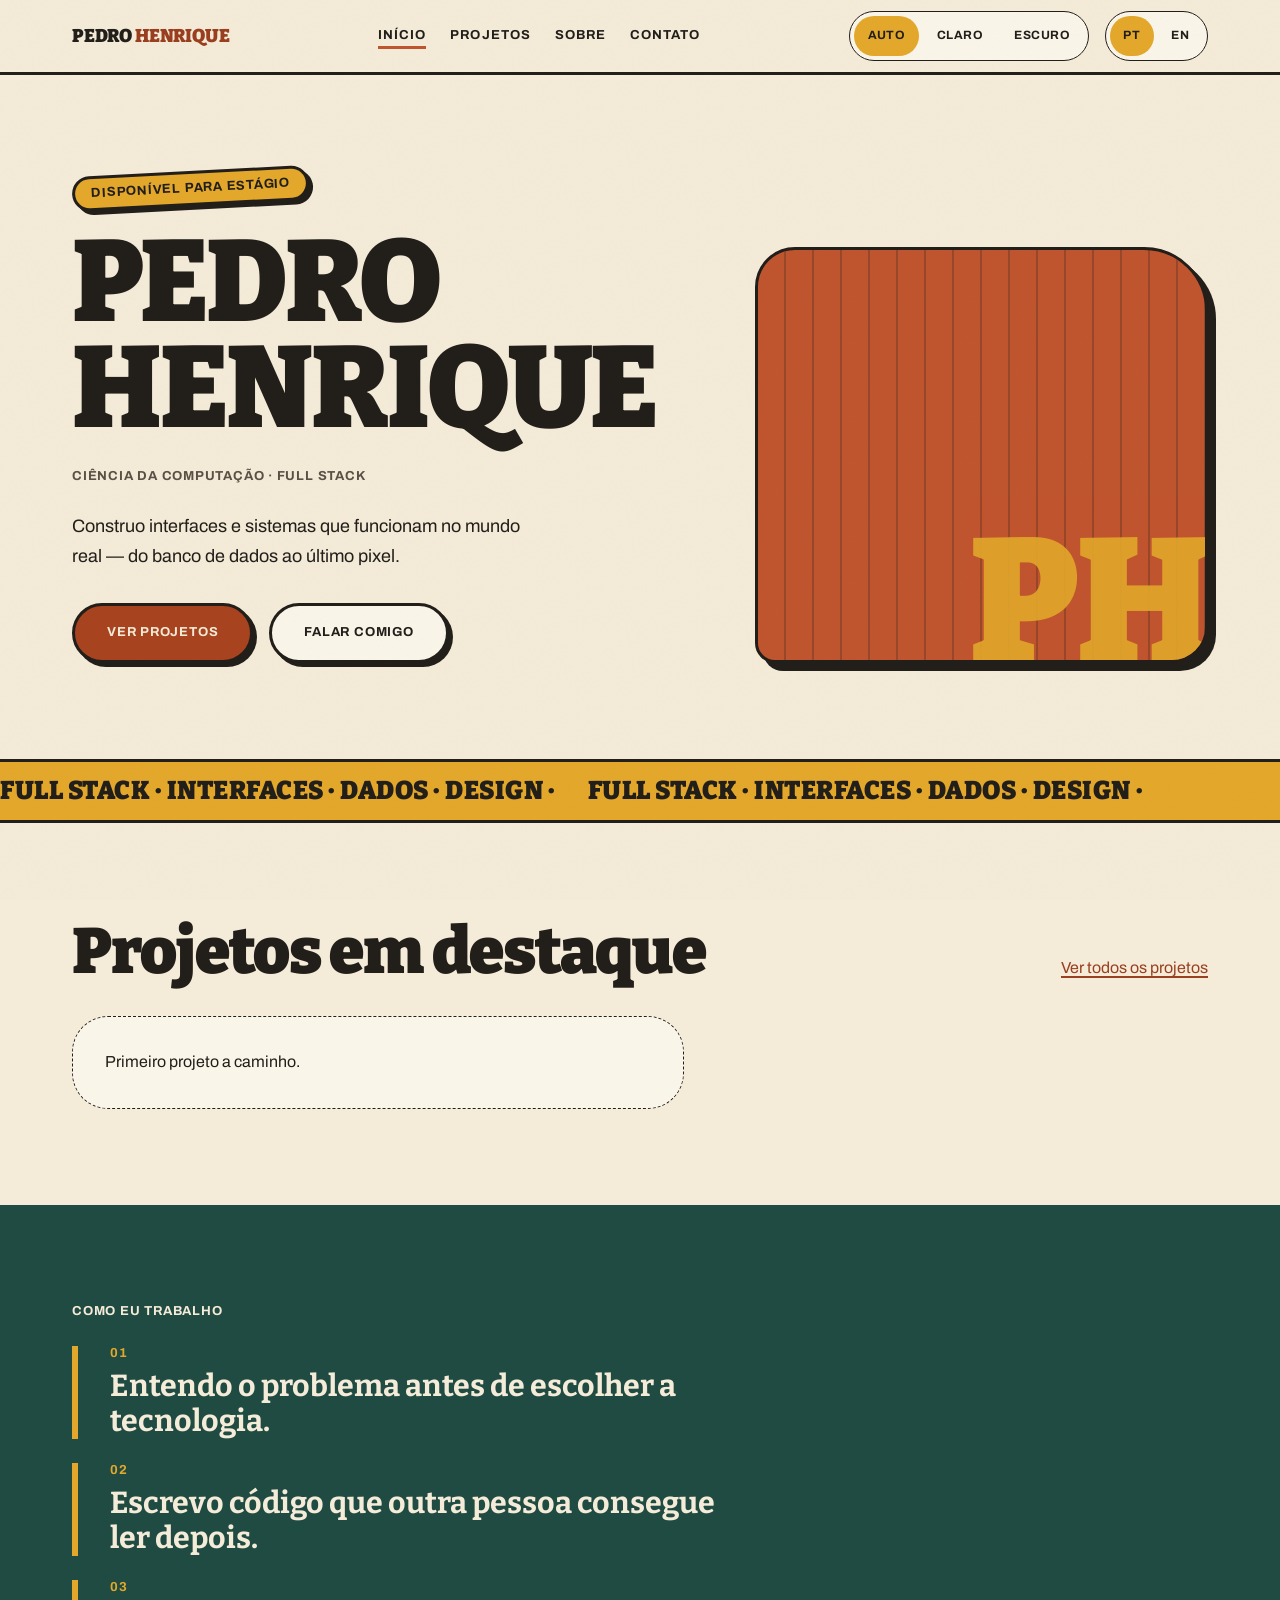
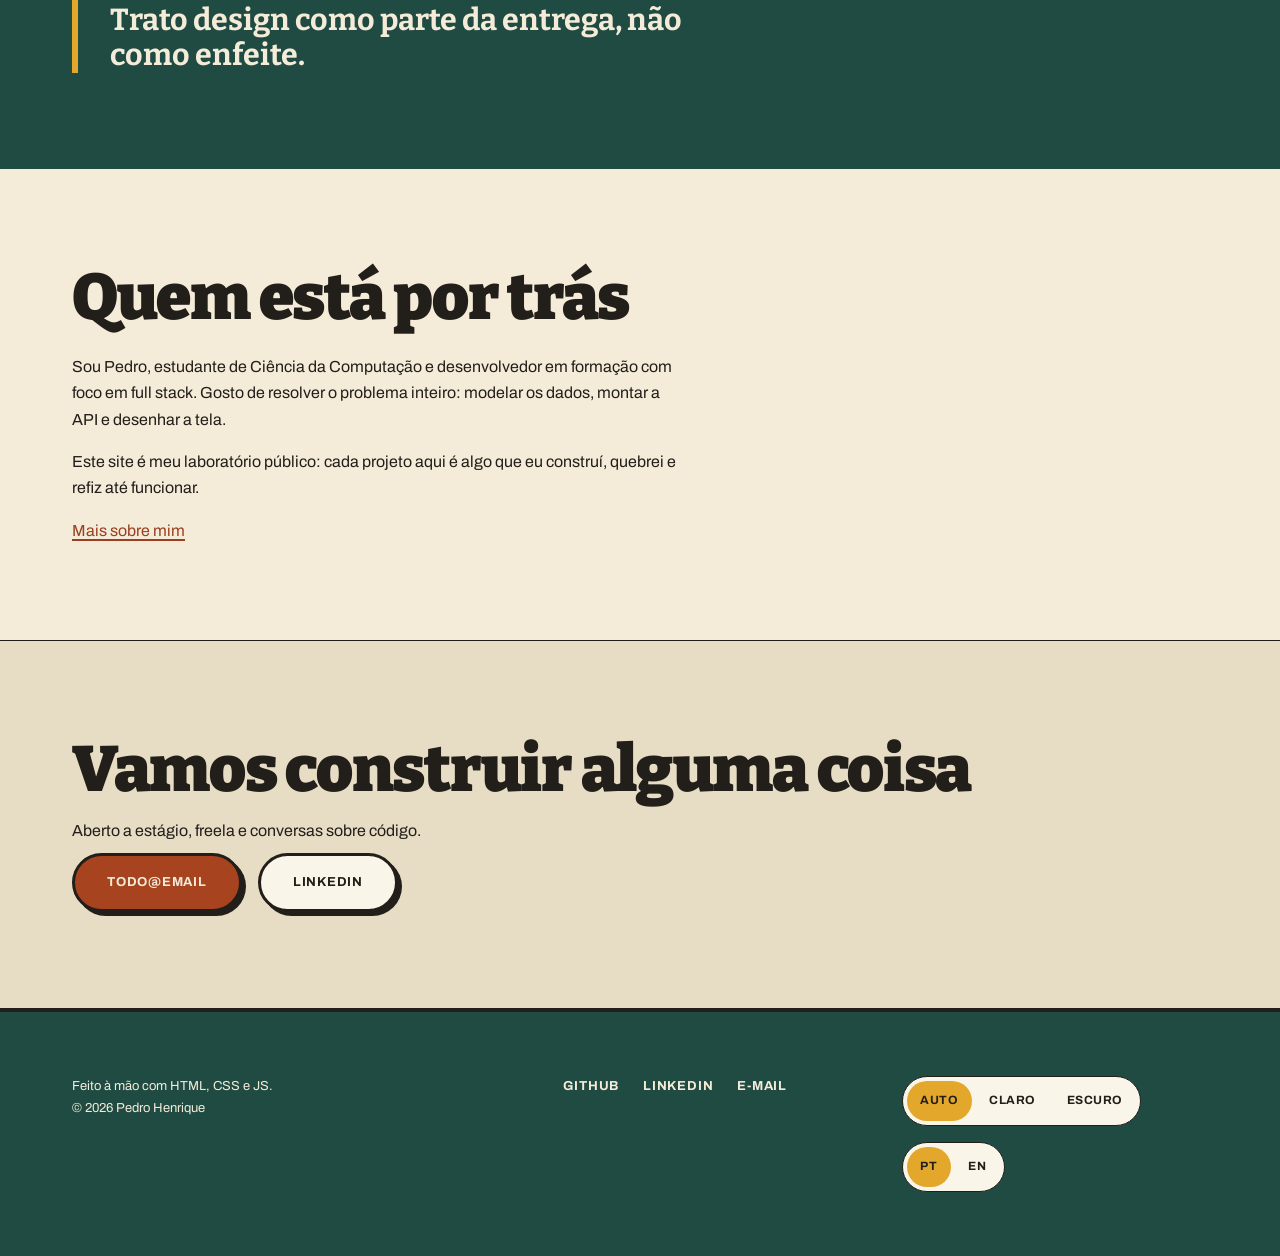
<file: index.html>
<!DOCTYPE html>
<html lang="pt-BR" data-theme="light">
<head>
  <meta charset="utf-8">
  <meta name="viewport" content="width=device-width, initial-scale=1">
  <script>
  (function () {
    try {
      var s = localStorage.getItem('tema') || 'auto';
      var d = window.matchMedia('(prefers-color-scheme: dark)').matches;
      var t = s === 'escuro' ? 'dark' : s === 'claro' ? 'light' : (d ? 'dark' : 'light');
      document.documentElement.dataset.theme = t;
      document.documentElement.style.colorScheme = t;
    } catch (e) {}
  })();
  </script>
  <title>Pedro Henrique — Portfólio Full Stack</title>
  <meta name="description" content="Estudante de Ciência da Computação construindo projetos full stack, do banco de dados à interface.">
  <meta name="theme-color" content="#F4EBD8">
  <link rel="canonical" href="https://grandoph.github.io/Pagina-Pessoal/">
  <meta property="og:title" content="Pedro Henrique — Portfólio Full Stack">
  <meta property="og:description" content="Estudante de Ciência da Computação construindo projetos full stack, do banco de dados à interface.">
  <meta property="og:type" content="website">
  <meta property="og:url" content="https://grandoph.github.io/Pagina-Pessoal/">
  <meta property="og:image" content="https://grandoph.github.io/Pagina-Pessoal/assets/img/og.png">
  <meta property="og:locale" content="pt_BR">
  <meta name="twitter:card" content="summary_large_image">
  <link rel="icon" href="assets/favicon.svg" type="image/svg+xml">
  <link rel="preconnect" href="https://fonts.googleapis.com">
  <link rel="preconnect" href="https://fonts.gstatic.com" crossorigin>
  <link rel="stylesheet" href="https://fonts.googleapis.com/css2?family=Archivo:wght@400;500;700&family=Bitter:wght@700;900&display=swap">
  <link rel="stylesheet" href="assets/css/tokens.css">
  <link rel="stylesheet" href="assets/css/base.css">
  <link rel="stylesheet" href="assets/css/layout.css">
  <link rel="stylesheet" href="assets/css/components.css">
  <link rel="stylesheet" href="assets/css/print.css" media="print">
</head>
<body data-pagina="home">
  <a class="skip-link" href="#conteudo" data-i18n="ui.pular">Pular para o conteúdo</a>
  <div class="grao" aria-hidden="true"></div>

  <header class="site-header">
    <div class="site-header__inner u-container">
      <a class="logo" href="index.html">Pedro <span>Henrique</span></a>
      <nav class="nav" aria-label="Principal" data-i18n-attr="aria-label:nav.rotulo">
        <a class="nav__link" href="index.html" aria-current="page" data-i18n="nav.inicio">Início</a>
        <a class="nav__link" href="projetos.html" data-i18n="nav.projetos">Projetos</a>
        <a class="nav__link" href="sobre.html" data-i18n="nav.sobre">Sobre</a>
        <a class="nav__link" href="contato.html" data-i18n="nav.contato">Contato</a>
      </nav>
      <div class="controles">
        <div class="tema" role="group" aria-label="Tema" data-i18n-attr="aria-label:tema.rotulo">
          <button type="button" class="tema__btn" data-tema="auto" aria-pressed="true" data-i18n="tema.auto">Auto</button>
          <button type="button" class="tema__btn" data-tema="claro" aria-pressed="false" data-i18n="tema.claro">Claro</button>
          <button type="button" class="tema__btn" data-tema="escuro" aria-pressed="false" data-i18n="tema.escuro">Escuro</button>
        </div>
        <div class="idioma" role="group" aria-label="Idioma" data-i18n-attr="aria-label:idioma.rotulo">
          <a class="idioma__btn" href="?lang=pt" data-idioma="pt" aria-current="true">PT</a>
          <a class="idioma__btn" href="?lang=en" data-idioma="en" aria-current="false">EN</a>
        </div>
        <button class="menu-btn" id="menu-btn" aria-expanded="false" aria-controls="menu-painel" data-i18n="ui.menu">Menu</button>
      </div>
    </div>
  </header>

  <nav class="menu-painel" id="menu-painel" hidden aria-label="Principal" data-i18n-attr="aria-label:nav.rotulo">
    <div class="menu-painel__nav">
      <a href="index.html" aria-current="page" data-i18n="nav.inicio">Início</a>
      <a href="projetos.html" data-i18n="nav.projetos">Projetos</a>
      <a href="sobre.html" data-i18n="nav.sobre">Sobre</a>
      <a href="contato.html" data-i18n="nav.contato">Contato</a>
    </div>
    <div class="menu-painel__controles">
      <div class="tema" role="group" aria-label="Tema" data-i18n-attr="aria-label:tema.rotulo">
        <button type="button" class="tema__btn" data-tema="auto" aria-pressed="true" data-i18n="tema.auto">Auto</button>
        <button type="button" class="tema__btn" data-tema="claro" aria-pressed="false" data-i18n="tema.claro">Claro</button>
        <button type="button" class="tema__btn" data-tema="escuro" aria-pressed="false" data-i18n="tema.escuro">Escuro</button>
      </div>
      <div class="idioma" role="group" aria-label="Idioma" data-i18n-attr="aria-label:idioma.rotulo">
        <a class="idioma__btn" href="?lang=pt" data-idioma="pt" aria-current="true">PT</a>
        <a class="idioma__btn" href="?lang=en" data-idioma="en" aria-current="false">EN</a>
      </div>
    </div>
  </nav>

  <main id="conteudo">
    <section class="hero">
      <div class="hero__inner u-container">
        <div class="hero__texto">
          <span class="selo" data-i18n="hero.rotulo">Disponível para estágio</span>
          <h1 class="u-display" data-i18n="hero.nome">Pedro Henrique</h1>
          <p class="hero__cargo u-micro" data-i18n="hero.cargo">Ciência da Computação · Full Stack</p>
          <p class="hero__frase" data-i18n="hero.frase">Construo interfaces e sistemas que funcionam no mundo real — do banco de dados ao último pixel.</p>
          <div class="hero__acoes">
            <a class="btn" href="projetos.html" data-i18n="hero.cta.projetos">Ver projetos</a>
            <a class="btn btn--secundario" href="contato.html" data-i18n="hero.cta.contato">Falar comigo</a>
          </div>
        </div>
        <div class="hero__bloco" aria-hidden="true">
          <div class="hero__linhas"></div>
          <span class="hero__numero">PH</span>
        </div>
      </div>
    </section>

    <div class="marquee" aria-hidden="true">
      <div class="marquee__trilha">
        <span data-i18n="marquee.texto">FULL STACK · INTERFACES · DADOS · DESIGN ·</span>
        <span>FULL STACK · INTERFACES · DADOS · DESIGN ·</span>
      </div>
    </div>

    <section class="secao" data-reveal>
      <div class="u-container">
        <div class="secao__topo">
          <h2 data-i18n="home.destaques.titulo">Projetos em destaque</h2>
          <a href="projetos.html" data-i18n="home.destaques.link">Ver todos os projetos</a>
        </div>
        <div class="grid grid--projetos" id="lista-projetos" data-destaque="true"></div>
        <p class="u-vazio" id="estado-construcao" data-i18n="projetos.construcao">Primeiro projeto a caminho.</p>
      </div>
    </section>

    <section class="secao secao--painel" data-reveal>
      <div class="u-container">
        <p class="u-micro" data-i18n="home.manifesto.titulo">Como eu trabalho</p>
        <ol class="manifesto">
          <li data-i18n="home.manifesto.f1">Entendo o problema antes de escolher a tecnologia.</li>
          <li data-i18n="home.manifesto.f2">Escrevo código que outra pessoa consegue ler depois.</li>
          <li data-i18n="home.manifesto.f3">Trato design como parte da entrega, não como enfeite.</li>
        </ol>
      </div>
    </section>

    <section class="secao" data-reveal>
      <div class="u-container">
        <h2 data-i18n="home.sobre.titulo">Quem está por trás</h2>
        <div class="bloco" style="margin-top: var(--e-4)">
          <p data-i18n="home.sobre.p1">Sou Pedro, estudante de Ciência da Computação e desenvolvedor em formação com foco em full stack. Gosto de resolver o problema inteiro: modelar os dados, montar a API e desenhar a tela.</p>
          <p data-i18n="home.sobre.p2">Este site é meu laboratório público: cada projeto aqui é algo que eu construí, quebrei e refiz até funcionar.</p>
          <p><a href="sobre.html" data-i18n="home.sobre.link">Mais sobre mim</a></p>
        </div>
      </div>
    </section>

    <section class="secao secao--faixa" data-reveal>
      <div class="u-container">
        <h2 data-i18n="cta.titulo">Vamos construir alguma coisa</h2>
        <p style="margin-top: var(--e-3)" data-i18n="cta.texto">Aberto a estágio, freela e conversas sobre código.</p>
        <div class="hero__acoes">
          <!-- TODO: e-mail real -->
          <a class="btn" href="mailto:TODO" aria-disabled="true">TODO@email</a>
          <!-- TODO: LinkedIn real -->
          <a class="btn btn--secundario" href="#" aria-disabled="true">LinkedIn</a>
        </div>
      </div>
    </section>
  </main>

  <footer class="site-footer">
    <div class="footer__inner u-container">
      <div>
        <p class="footer__credito" data-i18n="rodape.credito">Feito à mão com HTML, CSS e JS.</p>
        <p class="footer__credito">© 2026 Pedro Henrique</p>
      </div>
      <ul class="footer__links">
        <li><a href="https://github.com/GrandoPh" target="_blank" rel="noopener noreferrer">GitHub<span class="u-visually-hidden" data-i18n="ui.novaAba"> (abre em nova aba)</span></a></li>
        <!-- TODO: LinkedIn real -->
        <li><a href="#" aria-disabled="true">LinkedIn</a></li>
        <!-- TODO: e-mail real -->
        <li><a href="mailto:TODO" aria-disabled="true">E-mail</a></li>
      </ul>
      <div class="controles">
        <div class="tema" role="group" aria-label="Tema" data-i18n-attr="aria-label:tema.rotulo">
          <button type="button" class="tema__btn" data-tema="auto" aria-pressed="true" data-i18n="tema.auto">Auto</button>
          <button type="button" class="tema__btn" data-tema="claro" aria-pressed="false" data-i18n="tema.claro">Claro</button>
          <button type="button" class="tema__btn" data-tema="escuro" aria-pressed="false" data-i18n="tema.escuro">Escuro</button>
        </div>
        <div class="idioma" role="group" aria-label="Idioma" data-i18n-attr="aria-label:idioma.rotulo">
          <a class="idioma__btn" href="?lang=pt" data-idioma="pt" aria-current="true">PT</a>
          <a class="idioma__btn" href="?lang=en" data-idioma="en" aria-current="false">EN</a>
        </div>
      </div>
    </div>
  </footer>

  <button class="topo" id="topo" hidden aria-label="Voltar ao topo" data-i18n-attr="aria-label:ui.voltarTopo">↑</button>

  <script type="application/ld+json">
  {
    "@context": "https://schema.org",
    "@type": "Person",
    "name": "Pedro Henrique",
    "url": "https://grandoph.github.io/Pagina-Pessoal/",
    "sameAs": ["https://github.com/GrandoPh"]
  }
  </script>
  <script type="module" src="assets/js/theme.js"></script>
  <script type="module" src="assets/js/i18n.js"></script>
  <script type="module" src="assets/js/nav.js"></script>
  <script type="module" src="assets/js/motion.js"></script>
  <script type="module" src="assets/js/ui.js"></script>
  <script type="module" src="assets/js/projects.js"></script>
</body>
</html>
</file>
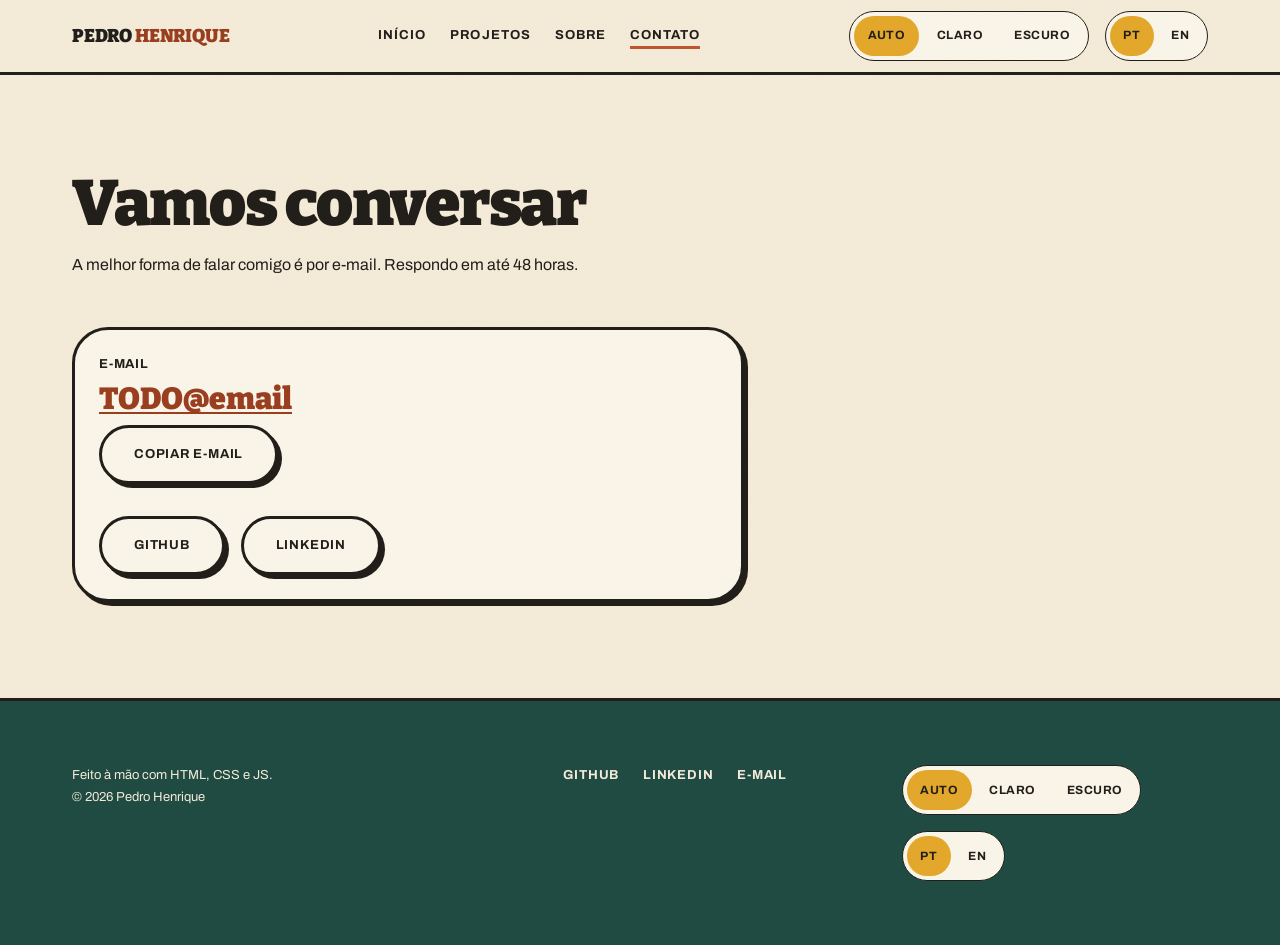
<file: contato.html>
<!DOCTYPE html>
<html lang="pt-BR" data-theme="light">
<head>
  <meta charset="utf-8">
  <meta name="viewport" content="width=device-width, initial-scale=1">
  <script>
  (function () {
    try {
      var s = localStorage.getItem('tema') || 'auto';
      var d = window.matchMedia('(prefers-color-scheme: dark)').matches;
      var t = s === 'escuro' ? 'dark' : s === 'claro' ? 'light' : (d ? 'dark' : 'light');
      document.documentElement.dataset.theme = t;
      document.documentElement.style.colorScheme = t;
    } catch (e) {}
  })();
  </script>
  <title>Contato — Pedro Henrique</title>
  <meta name="description" content="Fale comigo por e-mail ou LinkedIn.">
  <meta name="theme-color" content="#F4EBD8">
  <link rel="canonical" href="https://grandoph.github.io/Pagina-Pessoal/contato.html">
  <meta property="og:title" content="Contato — Pedro Henrique">
  <meta property="og:description" content="Fale comigo por e-mail ou LinkedIn.">
  <meta property="og:type" content="website">
  <meta property="og:url" content="https://grandoph.github.io/Pagina-Pessoal/contato.html">
  <meta property="og:image" content="https://grandoph.github.io/Pagina-Pessoal/assets/img/og.png">
  <meta property="og:locale" content="pt_BR">
  <meta name="twitter:card" content="summary_large_image">
  <link rel="icon" href="assets/favicon.svg" type="image/svg+xml">
  <link rel="preconnect" href="https://fonts.googleapis.com">
  <link rel="preconnect" href="https://fonts.gstatic.com" crossorigin>
  <link rel="stylesheet" href="https://fonts.googleapis.com/css2?family=Archivo:wght@400;500;700&family=Bitter:wght@700;900&display=swap">
  <link rel="stylesheet" href="assets/css/tokens.css">
  <link rel="stylesheet" href="assets/css/base.css">
  <link rel="stylesheet" href="assets/css/layout.css">
  <link rel="stylesheet" href="assets/css/components.css">
  <link rel="stylesheet" href="assets/css/print.css" media="print">
</head>
<body data-pagina="contato">
  <a class="skip-link" href="#conteudo" data-i18n="ui.pular">Pular para o conteúdo</a>
  <div class="grao" aria-hidden="true"></div>

  <header class="site-header">
    <div class="site-header__inner u-container">
      <a class="logo" href="index.html">Pedro <span>Henrique</span></a>
      <nav class="nav" aria-label="Principal" data-i18n-attr="aria-label:nav.rotulo">
        <a class="nav__link" href="index.html" data-i18n="nav.inicio">Início</a>
        <a class="nav__link" href="projetos.html" data-i18n="nav.projetos">Projetos</a>
        <a class="nav__link" href="sobre.html" data-i18n="nav.sobre">Sobre</a>
        <a class="nav__link" href="contato.html" aria-current="page" data-i18n="nav.contato">Contato</a>
      </nav>
      <div class="controles">
        <div class="tema" role="group" aria-label="Tema" data-i18n-attr="aria-label:tema.rotulo">
          <button type="button" class="tema__btn" data-tema="auto" aria-pressed="true" data-i18n="tema.auto">Auto</button>
          <button type="button" class="tema__btn" data-tema="claro" aria-pressed="false" data-i18n="tema.claro">Claro</button>
          <button type="button" class="tema__btn" data-tema="escuro" aria-pressed="false" data-i18n="tema.escuro">Escuro</button>
        </div>
        <div class="idioma" role="group" aria-label="Idioma" data-i18n-attr="aria-label:idioma.rotulo">
          <a class="idioma__btn" href="?lang=pt" data-idioma="pt" aria-current="true">PT</a>
          <a class="idioma__btn" href="?lang=en" data-idioma="en" aria-current="false">EN</a>
        </div>
        <button class="menu-btn" id="menu-btn" aria-expanded="false" aria-controls="menu-painel" data-i18n="ui.menu">Menu</button>
      </div>
    </div>
  </header>

  <nav class="menu-painel" id="menu-painel" hidden aria-label="Principal" data-i18n-attr="aria-label:nav.rotulo">
    <div class="menu-painel__nav">
      <a href="index.html" data-i18n="nav.inicio">Início</a>
      <a href="projetos.html" data-i18n="nav.projetos">Projetos</a>
      <a href="sobre.html" data-i18n="nav.sobre">Sobre</a>
      <a href="contato.html" aria-current="page" data-i18n="nav.contato">Contato</a>
    </div>
    <div class="menu-painel__controles">
      <div class="tema" role="group" aria-label="Tema" data-i18n-attr="aria-label:tema.rotulo">
        <button type="button" class="tema__btn" data-tema="auto" aria-pressed="true" data-i18n="tema.auto">Auto</button>
        <button type="button" class="tema__btn" data-tema="claro" aria-pressed="false" data-i18n="tema.claro">Claro</button>
        <button type="button" class="tema__btn" data-tema="escuro" aria-pressed="false" data-i18n="tema.escuro">Escuro</button>
      </div>
      <div class="idioma" role="group" aria-label="Idioma" data-i18n-attr="aria-label:idioma.rotulo">
        <a class="idioma__btn" href="?lang=pt" data-idioma="pt" aria-current="true">PT</a>
        <a class="idioma__btn" href="?lang=en" data-idioma="en" aria-current="false">EN</a>
      </div>
    </div>
  </nav>

  <main id="conteudo">
    <section class="secao">
      <div class="u-container">
        <h1 data-i18n="contato.titulo">Vamos conversar</h1>
        <p style="margin-top: var(--e-3)" data-i18n="contato.texto">A melhor forma de falar comigo é por e-mail. Respondo em até 48 horas.</p>

        <div class="card" style="margin-top: var(--e-6); max-width: 42rem">
          <div class="card__corpo">
            <p class="u-micro" data-i18n="contato.email.rotulo">E-mail</p>
            <!-- TODO: substituir pelo e-mail real em href, texto e data-copiar -->
            <p style="font-family: var(--fonte-display); font-weight: 900; font-size: clamp(1.25rem, 4vw, 1.9rem); line-height: 1.1">
              <a href="mailto:TODO">TODO@email</a>
            </p>
            <div class="pilha">
              <button class="btn btn--secundario" type="button"
                      data-copiar="TODO@email"
                      data-mensagem="E-mail copiado"
                      data-aviso="aviso-copia"
                      data-i18n="contato.copiar">Copiar e-mail</button>
              <span class="aviso" id="aviso-copia" role="status" aria-live="polite"></span>
            </div>

            <div class="pilha" style="margin-top: var(--e-4)">
              <a class="btn btn--secundario" href="https://github.com/GrandoPh" target="_blank" rel="noopener noreferrer">GitHub</a>
              <!-- TODO: LinkedIn real -->
              <a class="btn btn--secundario" href="#" aria-disabled="true" data-i18n="contato.linkedin">LinkedIn</a>
            </div>
          </div>
        </div>
      </div>
    </section>
  </main>

  <footer class="site-footer">
    <div class="footer__inner u-container">
      <div>
        <p class="footer__credito" data-i18n="rodape.credito">Feito à mão com HTML, CSS e JS.</p>
        <p class="footer__credito">© 2026 Pedro Henrique</p>
      </div>
      <ul class="footer__links">
        <li><a href="https://github.com/GrandoPh" target="_blank" rel="noopener noreferrer">GitHub<span class="u-visually-hidden" data-i18n="ui.novaAba"> (abre em nova aba)</span></a></li>
        <!-- TODO: LinkedIn real -->
        <li><a href="#" aria-disabled="true">LinkedIn</a></li>
        <!-- TODO: e-mail real -->
        <li><a href="mailto:TODO" aria-disabled="true">E-mail</a></li>
      </ul>
      <div class="controles">
        <div class="tema" role="group" aria-label="Tema" data-i18n-attr="aria-label:tema.rotulo">
          <button type="button" class="tema__btn" data-tema="auto" aria-pressed="true" data-i18n="tema.auto">Auto</button>
          <button type="button" class="tema__btn" data-tema="claro" aria-pressed="false" data-i18n="tema.claro">Claro</button>
          <button type="button" class="tema__btn" data-tema="escuro" aria-pressed="false" data-i18n="tema.escuro">Escuro</button>
        </div>
        <div class="idioma" role="group" aria-label="Idioma" data-i18n-attr="aria-label:idioma.rotulo">
          <a class="idioma__btn" href="?lang=pt" data-idioma="pt" aria-current="true">PT</a>
          <a class="idioma__btn" href="?lang=en" data-idioma="en" aria-current="false">EN</a>
        </div>
      </div>
    </div>
  </footer>

  <button class="topo" id="topo" hidden aria-label="Voltar ao topo" data-i18n-attr="aria-label:ui.voltarTopo">↑</button>

  <script type="module" src="assets/js/theme.js"></script>
  <script type="module" src="assets/js/i18n.js"></script>
  <script type="module" src="assets/js/nav.js"></script>
  <script type="module" src="assets/js/motion.js"></script>
  <script type="module" src="assets/js/ui.js"></script>
</body>
</html>
</file>
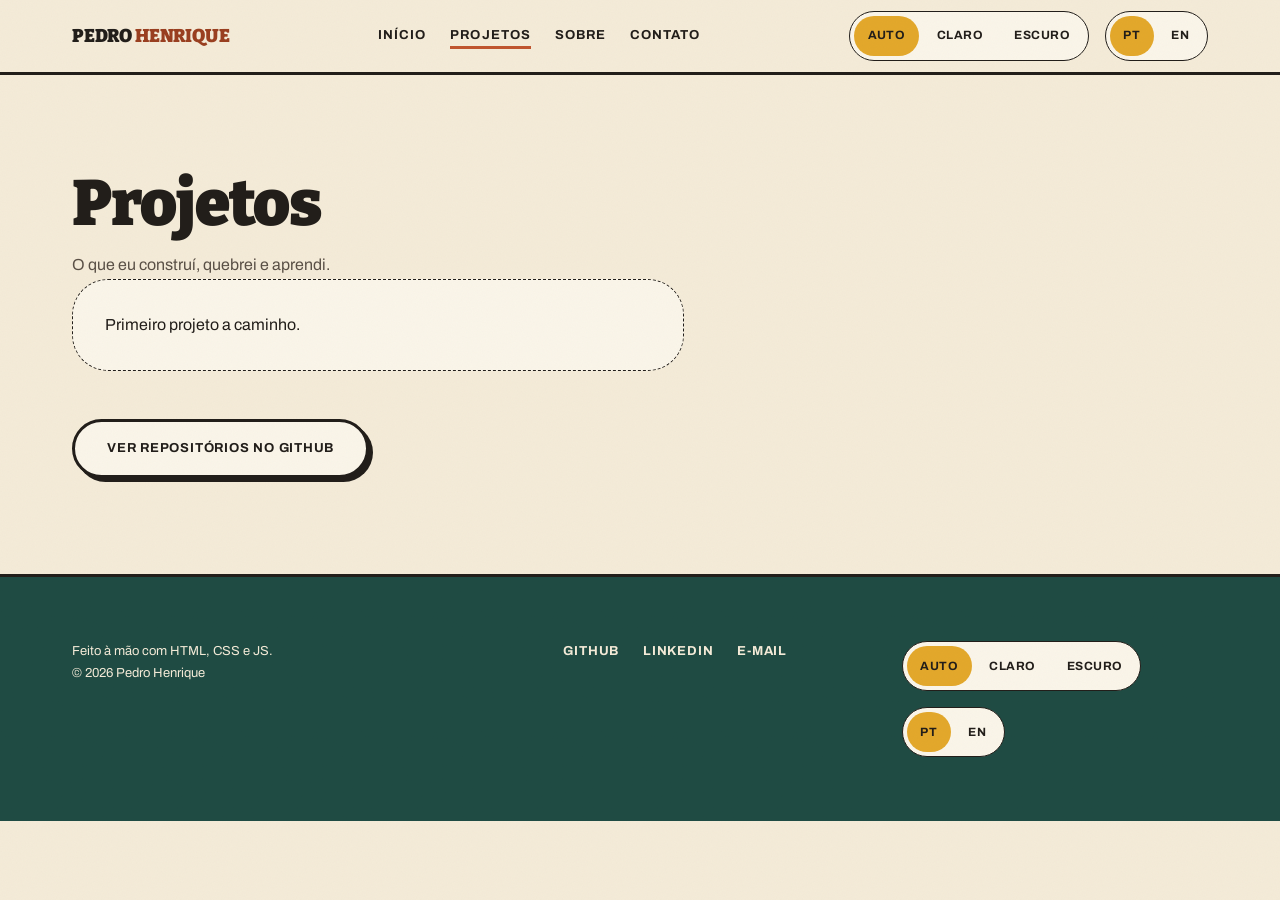
<file: projetos.html>
<!DOCTYPE html>
<html lang="pt-BR" data-theme="light">
<head>
  <meta charset="utf-8">
  <meta name="viewport" content="width=device-width, initial-scale=1">
  <script>
  (function () {
    try {
      var s = localStorage.getItem('tema') || 'auto';
      var d = window.matchMedia('(prefers-color-scheme: dark)').matches;
      var t = s === 'escuro' ? 'dark' : s === 'claro' ? 'light' : (d ? 'dark' : 'light');
      document.documentElement.dataset.theme = t;
      document.documentElement.style.colorScheme = t;
    } catch (e) {}
  })();
  </script>
  <title>Projetos — Pedro Henrique</title>
  <meta name="description" content="Projetos de desenvolvimento full stack: web, dados e trabalhos da faculdade.">
  <meta name="theme-color" content="#F4EBD8">
  <link rel="canonical" href="https://grandoph.github.io/Pagina-Pessoal/projetos.html">
  <meta property="og:title" content="Projetos — Pedro Henrique">
  <meta property="og:description" content="Projetos de desenvolvimento full stack: web, dados e trabalhos da faculdade.">
  <meta property="og:type" content="website">
  <meta property="og:url" content="https://grandoph.github.io/Pagina-Pessoal/projetos.html">
  <meta property="og:image" content="https://grandoph.github.io/Pagina-Pessoal/assets/img/og.png">
  <meta property="og:locale" content="pt_BR">
  <meta name="twitter:card" content="summary_large_image">
  <link rel="icon" href="assets/favicon.svg" type="image/svg+xml">
  <link rel="preconnect" href="https://fonts.googleapis.com">
  <link rel="preconnect" href="https://fonts.gstatic.com" crossorigin>
  <link rel="stylesheet" href="https://fonts.googleapis.com/css2?family=Archivo:wght@400;500;700&family=Bitter:wght@700;900&display=swap">
  <link rel="stylesheet" href="assets/css/tokens.css">
  <link rel="stylesheet" href="assets/css/base.css">
  <link rel="stylesheet" href="assets/css/layout.css">
  <link rel="stylesheet" href="assets/css/components.css">
  <link rel="stylesheet" href="assets/css/print.css" media="print">
</head>
<body data-pagina="projetos">
  <a class="skip-link" href="#conteudo" data-i18n="ui.pular">Pular para o conteúdo</a>
  <div class="grao" aria-hidden="true"></div>

  <header class="site-header">
    <div class="site-header__inner u-container">
      <a class="logo" href="index.html">Pedro <span>Henrique</span></a>
      <nav class="nav" aria-label="Principal" data-i18n-attr="aria-label:nav.rotulo">
        <a class="nav__link" href="index.html" data-i18n="nav.inicio">Início</a>
        <a class="nav__link" href="projetos.html" aria-current="page" data-i18n="nav.projetos">Projetos</a>
        <a class="nav__link" href="sobre.html" data-i18n="nav.sobre">Sobre</a>
        <a class="nav__link" href="contato.html" data-i18n="nav.contato">Contato</a>
      </nav>
      <div class="controles">
        <div class="tema" role="group" aria-label="Tema" data-i18n-attr="aria-label:tema.rotulo">
          <button type="button" class="tema__btn" data-tema="auto" aria-pressed="true" data-i18n="tema.auto">Auto</button>
          <button type="button" class="tema__btn" data-tema="claro" aria-pressed="false" data-i18n="tema.claro">Claro</button>
          <button type="button" class="tema__btn" data-tema="escuro" aria-pressed="false" data-i18n="tema.escuro">Escuro</button>
        </div>
        <div class="idioma" role="group" aria-label="Idioma" data-i18n-attr="aria-label:idioma.rotulo">
          <a class="idioma__btn" href="?lang=pt" data-idioma="pt" aria-current="true">PT</a>
          <a class="idioma__btn" href="?lang=en" data-idioma="en" aria-current="false">EN</a>
        </div>
        <button class="menu-btn" id="menu-btn" aria-expanded="false" aria-controls="menu-painel" data-i18n="ui.menu">Menu</button>
      </div>
    </div>
  </header>

  <nav class="menu-painel" id="menu-painel" hidden aria-label="Principal" data-i18n-attr="aria-label:nav.rotulo">
    <div class="menu-painel__nav">
      <a href="index.html" data-i18n="nav.inicio">Início</a>
      <a href="projetos.html" aria-current="page" data-i18n="nav.projetos">Projetos</a>
      <a href="sobre.html" data-i18n="nav.sobre">Sobre</a>
      <a href="contato.html" data-i18n="nav.contato">Contato</a>
    </div>
    <div class="menu-painel__controles">
      <div class="tema" role="group" aria-label="Tema" data-i18n-attr="aria-label:tema.rotulo">
        <button type="button" class="tema__btn" data-tema="auto" aria-pressed="true" data-i18n="tema.auto">Auto</button>
        <button type="button" class="tema__btn" data-tema="claro" aria-pressed="false" data-i18n="tema.claro">Claro</button>
        <button type="button" class="tema__btn" data-tema="escuro" aria-pressed="false" data-i18n="tema.escuro">Escuro</button>
      </div>
      <div class="idioma" role="group" aria-label="Idioma" data-i18n-attr="aria-label:idioma.rotulo">
        <a class="idioma__btn" href="?lang=pt" data-idioma="pt" aria-current="true">PT</a>
        <a class="idioma__btn" href="?lang=en" data-idioma="en" aria-current="false">EN</a>
      </div>
    </div>
  </nav>

  <main id="conteudo">
    <section class="secao">
      <div class="u-container">
        <h1 data-i18n="projetos.titulo">Projetos</h1>
        <p class="u-suave" style="margin-top: var(--e-3)" data-i18n="projetos.sub">O que eu construí, quebrei e aprendi.</p>

        <div class="filtros" id="filtros" style="margin-top: var(--e-6)">
          <button type="button" class="filtro" data-filtro="todos" aria-pressed="true" data-i18n="projetos.filtro.todos">Todos</button>
          <button type="button" class="filtro" data-filtro="web" aria-pressed="false" data-i18n="projetos.filtro.web">Web</button>
          <button type="button" class="filtro" data-filtro="dados" aria-pressed="false" data-i18n="projetos.filtro.dados">Dados</button>
          <button type="button" class="filtro" data-filtro="faculdade" aria-pressed="false" data-i18n="projetos.filtro.faculdade">Faculdade</button>
          <span class="filtros__contador" id="contador-projetos" aria-live="polite"></span>
        </div>

        <div class="grid grid--projetos" id="lista-projetos"></div>

        <p class="u-vazio" id="estado-construcao" data-i18n="projetos.construcao">Primeiro projeto a caminho.</p>
        <p class="u-vazio" id="estado-vazio" hidden data-i18n="projetos.vazio">Nada aqui ainda.</p>

        <p style="margin-top: var(--e-6)">
          <a class="btn btn--secundario" href="https://github.com/GrandoPh" target="_blank" rel="noopener noreferrer">
            <span data-i18n="projetos.github">Ver repositórios no GitHub</span>
            <span class="u-visually-hidden" data-i18n="ui.novaAba"> (abre em nova aba)</span>
          </a>
        </p>
      </div>
    </section>
  </main>

  <footer class="site-footer">
    <div class="footer__inner u-container">
      <div>
        <p class="footer__credito" data-i18n="rodape.credito">Feito à mão com HTML, CSS e JS.</p>
        <p class="footer__credito">© 2026 Pedro Henrique</p>
      </div>
      <ul class="footer__links">
        <li><a href="https://github.com/GrandoPh" target="_blank" rel="noopener noreferrer">GitHub<span class="u-visually-hidden" data-i18n="ui.novaAba"> (abre em nova aba)</span></a></li>
        <!-- TODO: LinkedIn real -->
        <li><a href="#" aria-disabled="true">LinkedIn</a></li>
        <!-- TODO: e-mail real -->
        <li><a href="mailto:TODO" aria-disabled="true">E-mail</a></li>
      </ul>
      <div class="controles">
        <div class="tema" role="group" aria-label="Tema" data-i18n-attr="aria-label:tema.rotulo">
          <button type="button" class="tema__btn" data-tema="auto" aria-pressed="true" data-i18n="tema.auto">Auto</button>
          <button type="button" class="tema__btn" data-tema="claro" aria-pressed="false" data-i18n="tema.claro">Claro</button>
          <button type="button" class="tema__btn" data-tema="escuro" aria-pressed="false" data-i18n="tema.escuro">Escuro</button>
        </div>
        <div class="idioma" role="group" aria-label="Idioma" data-i18n-attr="aria-label:idioma.rotulo">
          <a class="idioma__btn" href="?lang=pt" data-idioma="pt" aria-current="true">PT</a>
          <a class="idioma__btn" href="?lang=en" data-idioma="en" aria-current="false">EN</a>
        </div>
      </div>
    </div>
  </footer>

  <button class="topo" id="topo" hidden aria-label="Voltar ao topo" data-i18n-attr="aria-label:ui.voltarTopo">↑</button>

  <script type="module" src="assets/js/theme.js"></script>
  <script type="module" src="assets/js/i18n.js"></script>
  <script type="module" src="assets/js/nav.js"></script>
  <script type="module" src="assets/js/motion.js"></script>
  <script type="module" src="assets/js/ui.js"></script>
  <script type="module" src="assets/js/projects.js"></script>
</body>
</html>
</file>
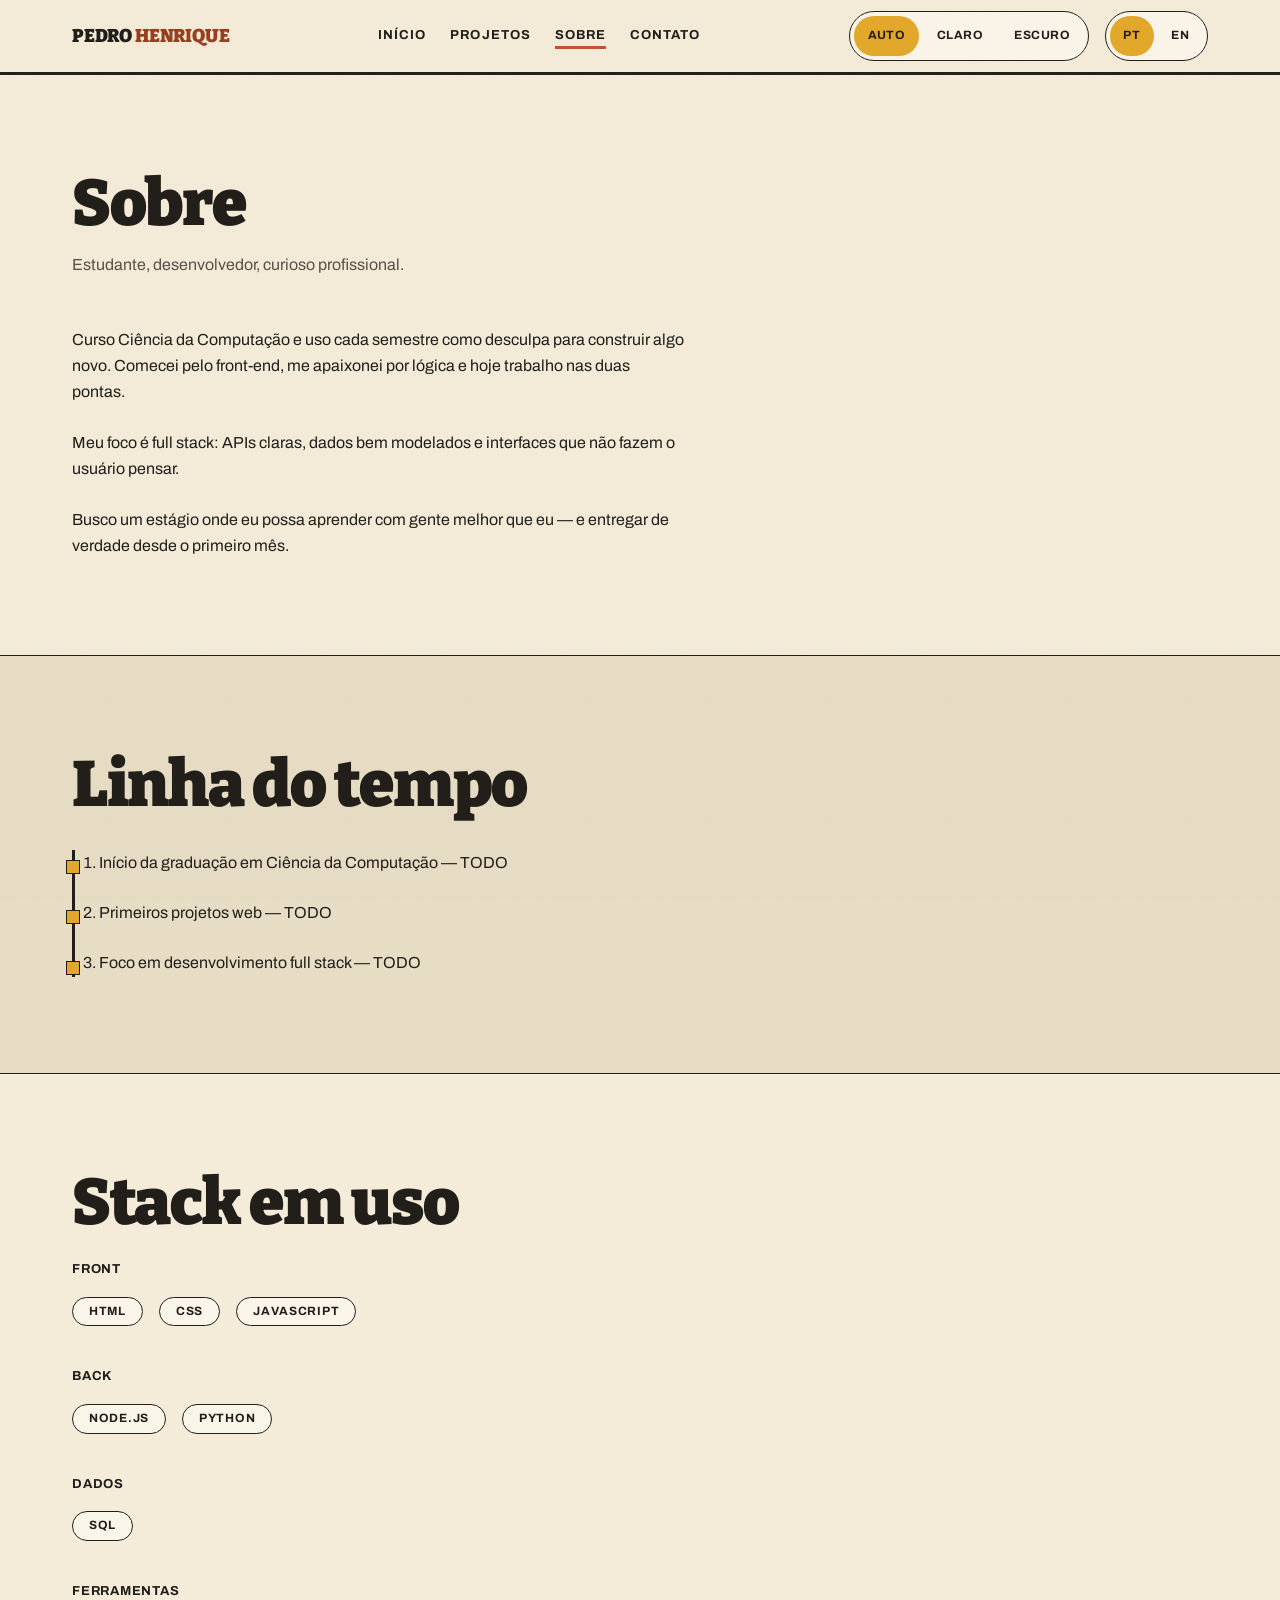
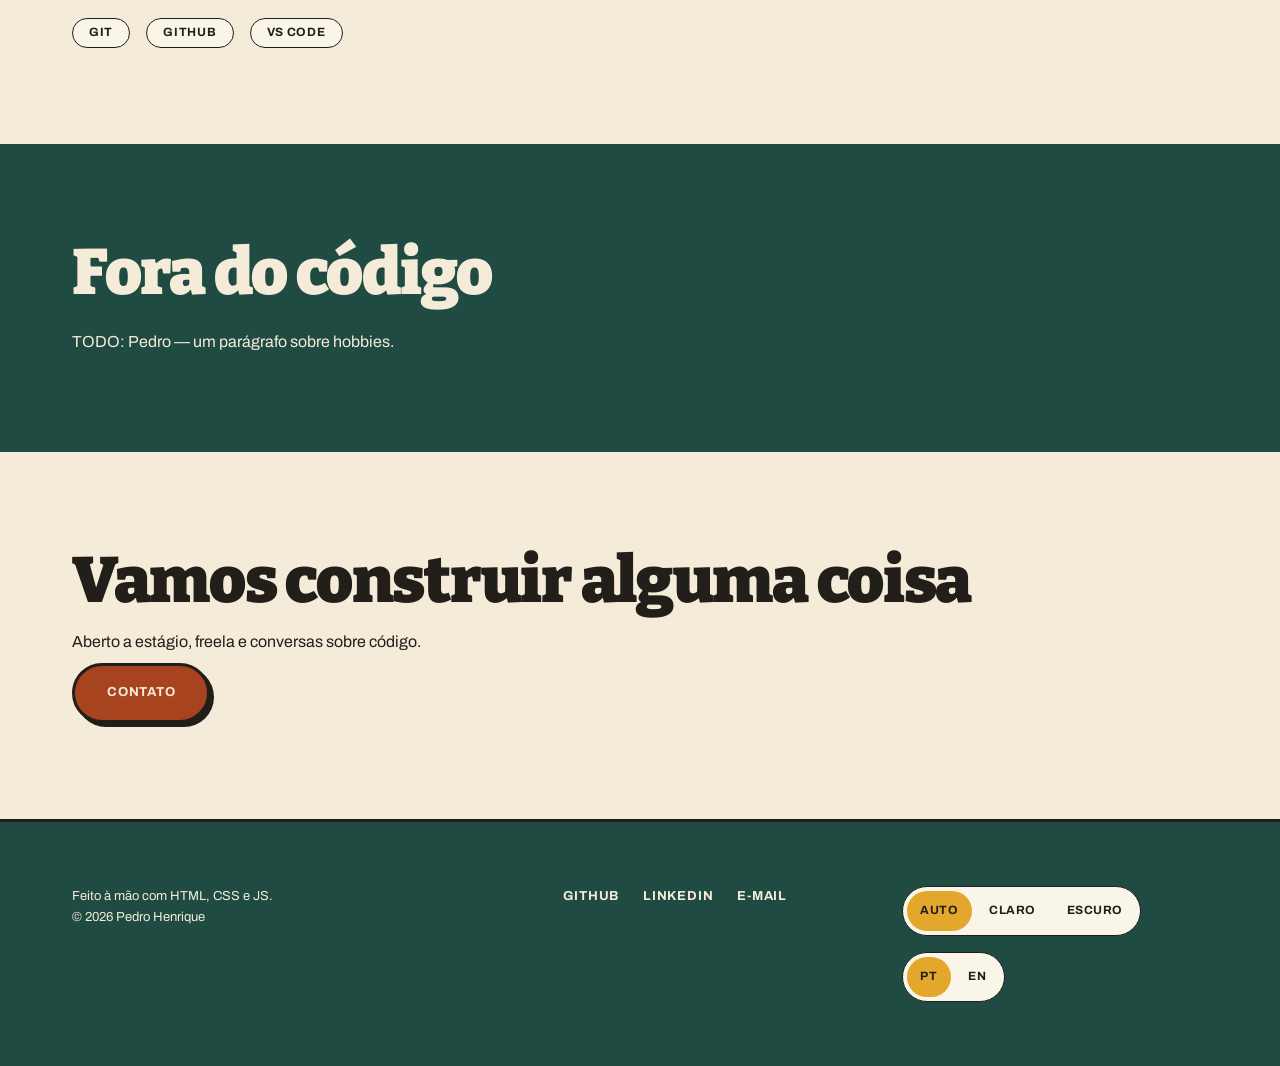
<file: sobre.html>
<!DOCTYPE html>
<html lang="pt-BR" data-theme="light">
<head>
  <meta charset="utf-8">
  <meta name="viewport" content="width=device-width, initial-scale=1">
  <script>
  (function () {
    try {
      var s = localStorage.getItem('tema') || 'auto';
      var d = window.matchMedia('(prefers-color-scheme: dark)').matches;
      var t = s === 'escuro' ? 'dark' : s === 'claro' ? 'light' : (d ? 'dark' : 'light');
      document.documentElement.dataset.theme = t;
      document.documentElement.style.colorScheme = t;
    } catch (e) {}
  })();
  </script>
  <title>Sobre — Pedro Henrique</title>
  <meta name="description" content="Trajetória, stack e foco de um estudante de Ciência da Computação em full stack.">
  <meta name="theme-color" content="#F4EBD8">
  <link rel="canonical" href="https://grandoph.github.io/Pagina-Pessoal/sobre.html">
  <meta property="og:title" content="Sobre — Pedro Henrique">
  <meta property="og:description" content="Trajetória, stack e foco de um estudante de Ciência da Computação em full stack.">
  <meta property="og:type" content="website">
  <meta property="og:url" content="https://grandoph.github.io/Pagina-Pessoal/sobre.html">
  <meta property="og:image" content="https://grandoph.github.io/Pagina-Pessoal/assets/img/og.png">
  <meta property="og:locale" content="pt_BR">
  <meta name="twitter:card" content="summary_large_image">
  <link rel="icon" href="assets/favicon.svg" type="image/svg+xml">
  <link rel="preconnect" href="https://fonts.googleapis.com">
  <link rel="preconnect" href="https://fonts.gstatic.com" crossorigin>
  <link rel="stylesheet" href="https://fonts.googleapis.com/css2?family=Archivo:wght@400;500;700&family=Bitter:wght@700;900&display=swap">
  <link rel="stylesheet" href="assets/css/tokens.css">
  <link rel="stylesheet" href="assets/css/base.css">
  <link rel="stylesheet" href="assets/css/layout.css">
  <link rel="stylesheet" href="assets/css/components.css">
  <link rel="stylesheet" href="assets/css/print.css" media="print">
</head>
<body data-pagina="sobre">
  <a class="skip-link" href="#conteudo" data-i18n="ui.pular">Pular para o conteúdo</a>
  <div class="grao" aria-hidden="true"></div>

  <header class="site-header">
    <div class="site-header__inner u-container">
      <a class="logo" href="index.html">Pedro <span>Henrique</span></a>
      <nav class="nav" aria-label="Principal" data-i18n-attr="aria-label:nav.rotulo">
        <a class="nav__link" href="index.html" data-i18n="nav.inicio">Início</a>
        <a class="nav__link" href="projetos.html" data-i18n="nav.projetos">Projetos</a>
        <a class="nav__link" href="sobre.html" aria-current="page" data-i18n="nav.sobre">Sobre</a>
        <a class="nav__link" href="contato.html" data-i18n="nav.contato">Contato</a>
      </nav>
      <div class="controles">
        <div class="tema" role="group" aria-label="Tema" data-i18n-attr="aria-label:tema.rotulo">
          <button type="button" class="tema__btn" data-tema="auto" aria-pressed="true" data-i18n="tema.auto">Auto</button>
          <button type="button" class="tema__btn" data-tema="claro" aria-pressed="false" data-i18n="tema.claro">Claro</button>
          <button type="button" class="tema__btn" data-tema="escuro" aria-pressed="false" data-i18n="tema.escuro">Escuro</button>
        </div>
        <div class="idioma" role="group" aria-label="Idioma" data-i18n-attr="aria-label:idioma.rotulo">
          <a class="idioma__btn" href="?lang=pt" data-idioma="pt" aria-current="true">PT</a>
          <a class="idioma__btn" href="?lang=en" data-idioma="en" aria-current="false">EN</a>
        </div>
        <button class="menu-btn" id="menu-btn" aria-expanded="false" aria-controls="menu-painel" data-i18n="ui.menu">Menu</button>
      </div>
    </div>
  </header>

  <nav class="menu-painel" id="menu-painel" hidden aria-label="Principal" data-i18n-attr="aria-label:nav.rotulo">
    <div class="menu-painel__nav">
      <a href="index.html" data-i18n="nav.inicio">Início</a>
      <a href="projetos.html" data-i18n="nav.projetos">Projetos</a>
      <a href="sobre.html" aria-current="page" data-i18n="nav.sobre">Sobre</a>
      <a href="contato.html" data-i18n="nav.contato">Contato</a>
    </div>
    <div class="menu-painel__controles">
      <div class="tema" role="group" aria-label="Tema" data-i18n-attr="aria-label:tema.rotulo">
        <button type="button" class="tema__btn" data-tema="auto" aria-pressed="true" data-i18n="tema.auto">Auto</button>
        <button type="button" class="tema__btn" data-tema="claro" aria-pressed="false" data-i18n="tema.claro">Claro</button>
        <button type="button" class="tema__btn" data-tema="escuro" aria-pressed="false" data-i18n="tema.escuro">Escuro</button>
      </div>
      <div class="idioma" role="group" aria-label="Idioma" data-i18n-attr="aria-label:idioma.rotulo">
        <a class="idioma__btn" href="?lang=pt" data-idioma="pt" aria-current="true">PT</a>
        <a class="idioma__btn" href="?lang=en" data-idioma="en" aria-current="false">EN</a>
      </div>
    </div>
  </nav>

  <main id="conteudo">
    <section class="secao">
      <div class="u-container">
        <h1 data-i18n="sobre.titulo">Sobre</h1>
        <p class="u-suave" style="margin-top: var(--e-3)" data-i18n="sobre.sub">Estudante, desenvolvedor, curioso profissional.</p>

        <div class="leitura" style="margin-top: var(--e-6)">
          <p data-i18n="sobre.p1">Curso Ciência da Computação e uso cada semestre como desculpa para construir algo novo. Comecei pelo front-end, me apaixonei por lógica e hoje trabalho nas duas pontas.</p>
          <p data-i18n="sobre.p2">Meu foco é full stack: APIs claras, dados bem modelados e interfaces que não fazem o usuário pensar.</p>
          <p data-i18n="sobre.p3">Busco um estágio onde eu possa aprender com gente melhor que eu — e entregar de verdade desde o primeiro mês.</p>
        </div>
      </div>
    </section>

    <section class="secao secao--faixa" data-reveal>
      <div class="u-container">
        <h2 data-i18n="sobre.timeline.titulo">Linha do tempo</h2>
        <!-- TODO: Pedro — datas reais de cada marco -->
        <ol class="linha-tempo" style="margin-top: var(--e-5)">
          <li data-i18n="sobre.timeline.i1">Início da graduação em Ciência da Computação — TODO</li>
          <li data-i18n="sobre.timeline.i2">Primeiros projetos web — TODO</li>
          <li data-i18n="sobre.timeline.i3">Foco em desenvolvimento full stack — TODO</li>
        </ol>
      </div>
    </section>

    <section class="secao" data-reveal>
      <div class="u-container">
        <h2 data-i18n="sobre.stack.titulo">Stack em uso</h2>
        <!-- TODO: Pedro — confirmar o que já domina e o que está aprendendo -->
        <div class="bloco" style="margin-top: var(--e-4)">
          <p class="u-micro" data-i18n="sobre.stack.front">Front</p>
          <div class="pilha">
            <span class="tag">HTML</span>
            <span class="tag">CSS</span>
            <span class="tag">JavaScript</span>
          </div>
          <p class="u-micro" style="margin-top: var(--e-4)" data-i18n="sobre.stack.back">Back</p>
          <div class="pilha">
            <span class="tag">Node.js</span>
            <span class="tag">Python</span>
          </div>
          <p class="u-micro" style="margin-top: var(--e-4)" data-i18n="sobre.stack.dados">Dados</p>
          <div class="pilha">
            <span class="tag">SQL</span>
          </div>
          <p class="u-micro" style="margin-top: var(--e-4)" data-i18n="sobre.stack.ferramentas">Ferramentas</p>
          <div class="pilha">
            <span class="tag">Git</span>
            <span class="tag">GitHub</span>
            <span class="tag">VS Code</span>
          </div>
        </div>
      </div>
    </section>

    <section class="secao secao--painel" data-reveal>
      <div class="u-container">
        <h2 data-i18n="sobre.fora.titulo">Fora do código</h2>
        <!-- TODO: Pedro — hobbies -->
        <p style="margin-top: var(--e-4)" data-i18n="sobre.fora.texto">TODO: Pedro — um parágrafo sobre hobbies.</p>
      </div>
    </section>

    <section class="secao" data-reveal>
      <div class="u-container">
        <h2 data-i18n="cta.titulo">Vamos construir alguma coisa</h2>
        <p style="margin-top: var(--e-3)" data-i18n="cta.texto">Aberto a estágio, freela e conversas sobre código.</p>
        <div class="hero__acoes">
          <a class="btn" href="contato.html" data-i18n="nav.contato">Contato</a>
        </div>
      </div>
    </section>
  </main>

  <footer class="site-footer">
    <div class="footer__inner u-container">
      <div>
        <p class="footer__credito" data-i18n="rodape.credito">Feito à mão com HTML, CSS e JS.</p>
        <p class="footer__credito">© 2026 Pedro Henrique</p>
      </div>
      <ul class="footer__links">
        <li><a href="https://github.com/GrandoPh" target="_blank" rel="noopener noreferrer">GitHub<span class="u-visually-hidden" data-i18n="ui.novaAba"> (abre em nova aba)</span></a></li>
        <!-- TODO: LinkedIn real -->
        <li><a href="#" aria-disabled="true">LinkedIn</a></li>
        <!-- TODO: e-mail real -->
        <li><a href="mailto:TODO" aria-disabled="true">E-mail</a></li>
      </ul>
      <div class="controles">
        <div class="tema" role="group" aria-label="Tema" data-i18n-attr="aria-label:tema.rotulo">
          <button type="button" class="tema__btn" data-tema="auto" aria-pressed="true" data-i18n="tema.auto">Auto</button>
          <button type="button" class="tema__btn" data-tema="claro" aria-pressed="false" data-i18n="tema.claro">Claro</button>
          <button type="button" class="tema__btn" data-tema="escuro" aria-pressed="false" data-i18n="tema.escuro">Escuro</button>
        </div>
        <div class="idioma" role="group" aria-label="Idioma" data-i18n-attr="aria-label:idioma.rotulo">
          <a class="idioma__btn" href="?lang=pt" data-idioma="pt" aria-current="true">PT</a>
          <a class="idioma__btn" href="?lang=en" data-idioma="en" aria-current="false">EN</a>
        </div>
      </div>
    </div>
  </footer>

  <button class="topo" id="topo" hidden aria-label="Voltar ao topo" data-i18n-attr="aria-label:ui.voltarTopo">↑</button>

  <script type="module" src="assets/js/theme.js"></script>
  <script type="module" src="assets/js/i18n.js"></script>
  <script type="module" src="assets/js/nav.js"></script>
  <script type="module" src="assets/js/motion.js"></script>
  <script type="module" src="assets/js/ui.js"></script>
</body>
</html>
</file>
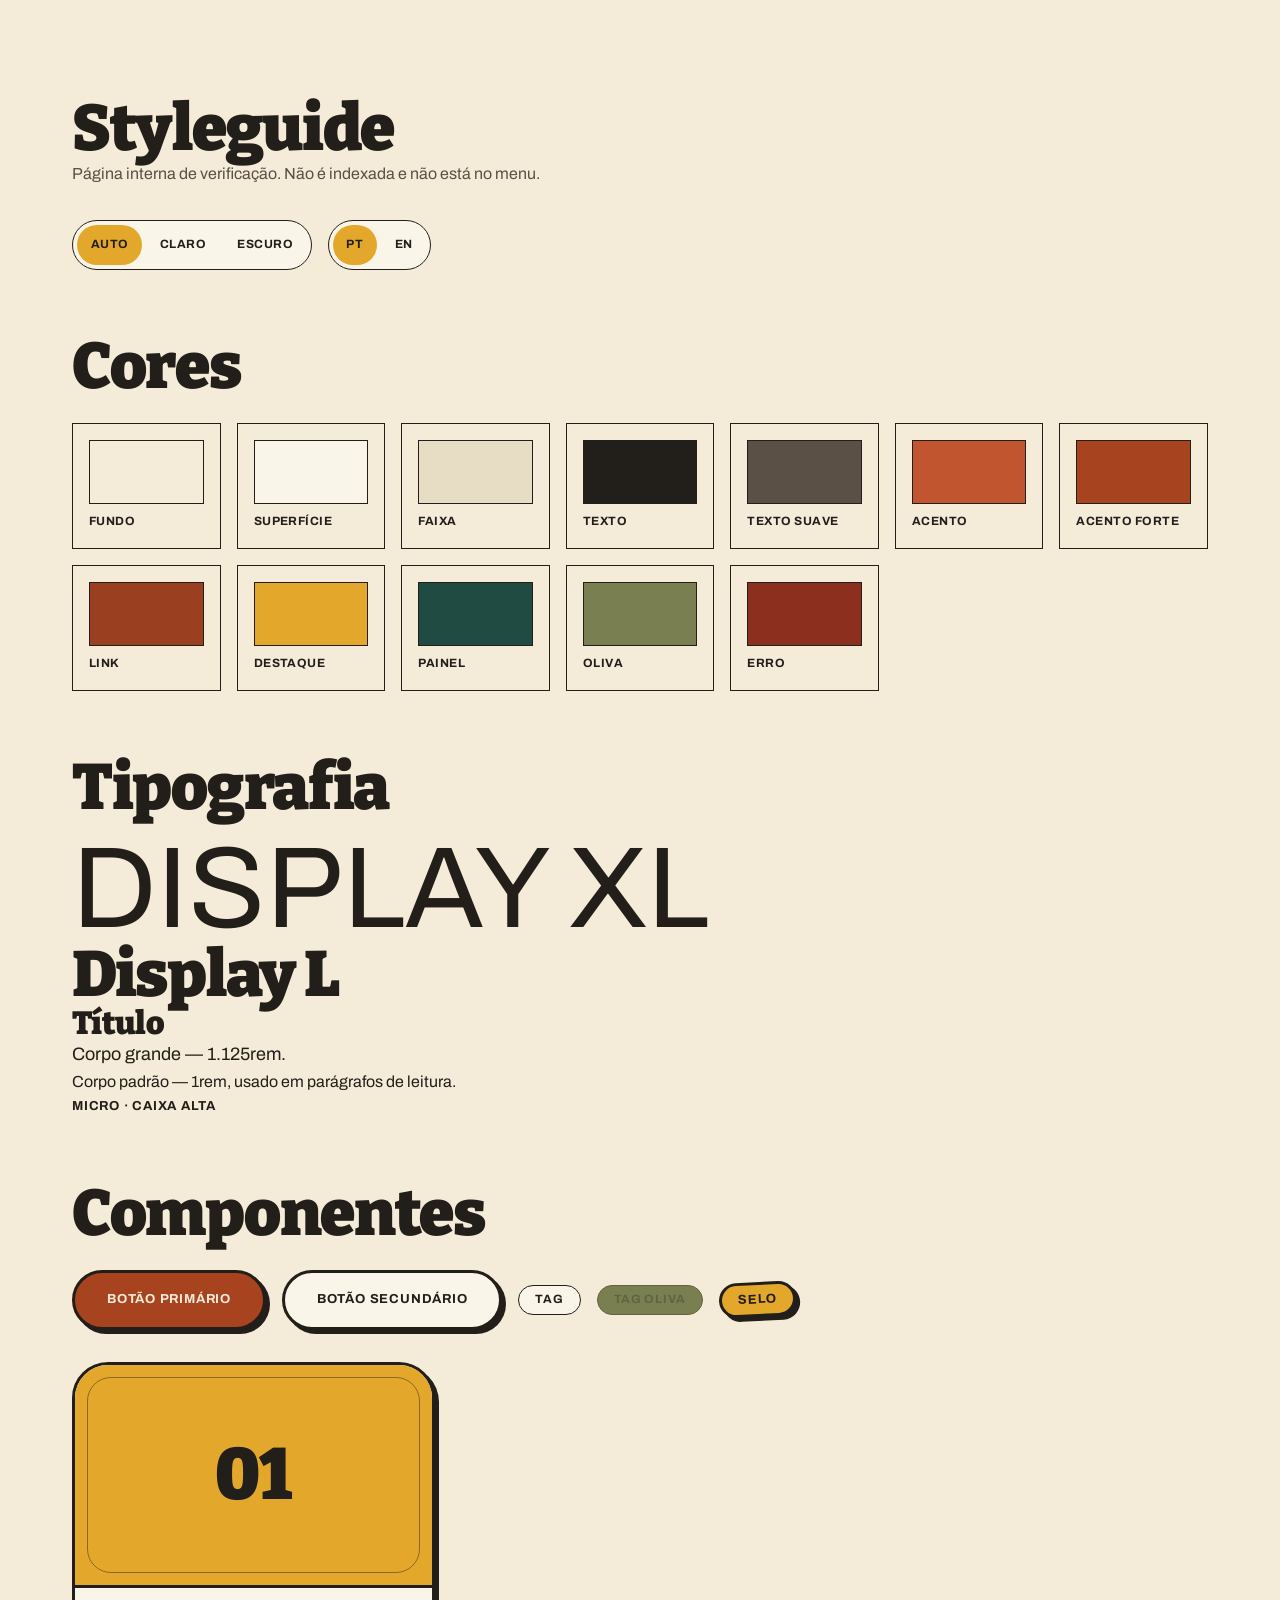
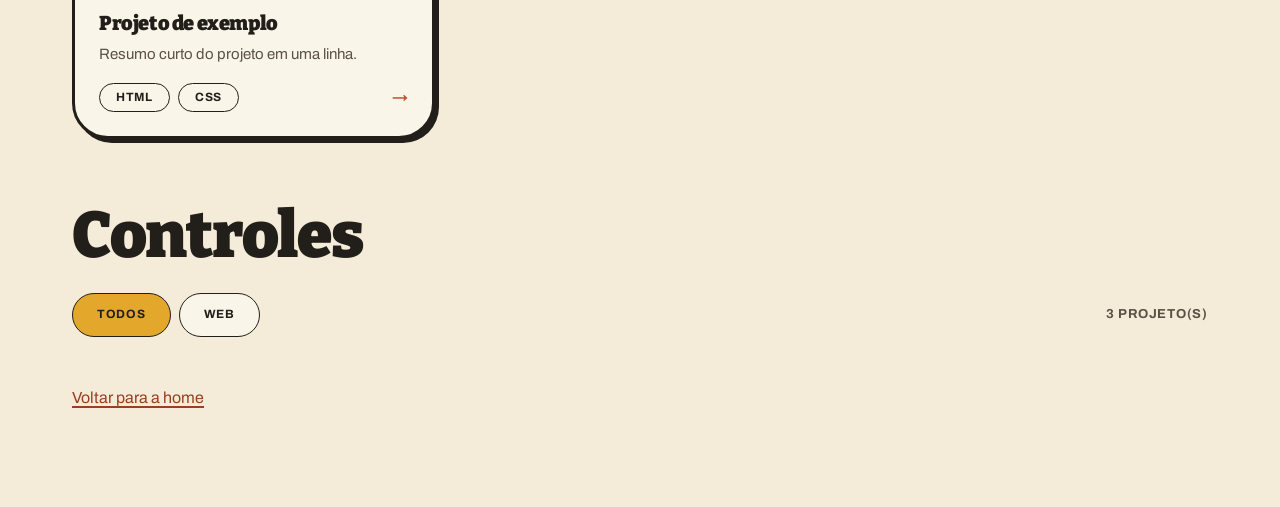
<file: styleguide.html>
<!DOCTYPE html>
<html lang="pt-BR" data-theme="light">
<head>
  <meta charset="utf-8">
  <meta name="viewport" content="width=device-width, initial-scale=1">
  <meta name="robots" content="noindex">
  <title>Styleguide — interno</title>
  <link rel="icon" href="assets/favicon.svg" type="image/svg+xml">
  <link rel="preconnect" href="https://fonts.googleapis.com">
  <link rel="preconnect" href="https://fonts.gstatic.com" crossorigin>
  <link rel="stylesheet" href="https://fonts.googleapis.com/css2?family=Archivo:wght@400;500;700&family=Bitter:wght@700;900&display=swap">
  <link rel="stylesheet" href="assets/css/tokens.css">
  <link rel="stylesheet" href="assets/css/base.css">
  <link rel="stylesheet" href="assets/css/layout.css">
  <link rel="stylesheet" href="assets/css/components.css">
</head>
<body data-pagina="styleguide">
  <main id="conteudo" class="secao">
    <div class="u-container">
      <h1>Styleguide</h1>
      <p class="u-suave">Página interna de verificação. Não é indexada e não está no menu.</p>

      <div class="pilha" style="margin-top: var(--e-5)">
        <div class="tema" role="group" aria-label="Tema">
          <button type="button" class="tema__btn" data-tema="auto" aria-pressed="true">Auto</button>
          <button type="button" class="tema__btn" data-tema="claro" aria-pressed="false">Claro</button>
          <button type="button" class="tema__btn" data-tema="escuro" aria-pressed="false">Escuro</button>
        </div>
        <div class="idioma" role="group" aria-label="Idioma">
          <a class="idioma__btn" href="?lang=pt" data-idioma="pt" aria-current="true">PT</a>
          <a class="idioma__btn" href="?lang=en" data-idioma="en" aria-current="false">EN</a>
        </div>
      </div>

      <h2 style="margin-top: var(--e-7)">Cores</h2>
      <div class="swatches" style="margin-top: var(--e-4)">
        <div class="swatch"><div class="swatch__cor" style="background: var(--cor-fundo)"></div>fundo</div>
        <div class="swatch"><div class="swatch__cor" style="background: var(--cor-superficie)"></div>superfície</div>
        <div class="swatch"><div class="swatch__cor" style="background: var(--cor-faixa)"></div>faixa</div>
        <div class="swatch"><div class="swatch__cor" style="background: var(--cor-texto)"></div>texto</div>
        <div class="swatch"><div class="swatch__cor" style="background: var(--cor-texto-suave)"></div>texto suave</div>
        <div class="swatch"><div class="swatch__cor" style="background: var(--cor-acento)"></div>acento</div>
        <div class="swatch"><div class="swatch__cor" style="background: var(--cor-acento-forte)"></div>acento forte</div>
        <div class="swatch"><div class="swatch__cor" style="background: var(--cor-link)"></div>link</div>
        <div class="swatch"><div class="swatch__cor" style="background: var(--cor-destaque)"></div>destaque</div>
        <div class="swatch"><div class="swatch__cor" style="background: var(--cor-painel)"></div>painel</div>
        <div class="swatch"><div class="swatch__cor" style="background: var(--cor-oliva)"></div>oliva</div>
        <div class="swatch"><div class="swatch__cor" style="background: var(--cor-erro)"></div>erro</div>
      </div>

      <h2 style="margin-top: var(--e-7)">Tipografia</h2>
      <p class="u-display" style="margin-top: var(--e-3)">Display XL</p>
      <h2>Display L</h2>
      <h3>Título</h3>
      <p class="hero__frase">Corpo grande — 1.125rem.</p>
      <p>Corpo padrão — 1rem, usado em parágrafos de leitura.</p>
      <p class="u-micro">Micro · caixa alta</p>

      <h2 style="margin-top: var(--e-7)">Componentes</h2>
      <div class="pilha" style="margin-top: var(--e-4)">
        <a class="btn" href="#">Botão primário</a>
        <a class="btn btn--secundario" href="#">Botão secundário</a>
        <span class="tag">Tag</span>
        <span class="tag tag--oliva">Tag oliva</span>
        <span class="selo">Selo</span>
      </div>

      <div class="grid grid--projetos" style="margin-top: var(--e-5)">
        <article class="card card--link">
          <a class="card__link" href="#">
            <div class="card__capa" aria-hidden="true"><span class="card__numero">01</span></div>
            <div class="card__corpo">
              <h3 class="card__titulo">Projeto de exemplo</h3>
              <p class="card__resumo">Resumo curto do projeto em uma linha.</p>
              <div class="card__meta">
                <span class="tag">HTML</span>
                <span class="tag">CSS</span>
                <span class="card__seta" aria-hidden="true">→</span>
              </div>
            </div>
          </a>
        </article>
      </div>

      <h2 style="margin-top: var(--e-7)">Controles</h2>
      <div class="filtros" style="margin-top: var(--e-4)">
        <button type="button" class="filtro" data-filtro="todos" aria-pressed="true">Todos</button>
        <button type="button" class="filtro" data-filtro="web" aria-pressed="false">Web</button>
        <span class="filtros__contador">3 projeto(s)</span>
      </div>

      <p style="margin-top: var(--e-6)"><a href="index.html">Voltar para a home</a></p>
    </div>
  </main>

  <script type="module" src="assets/js/theme.js"></script>
</body>
</html>
</file>
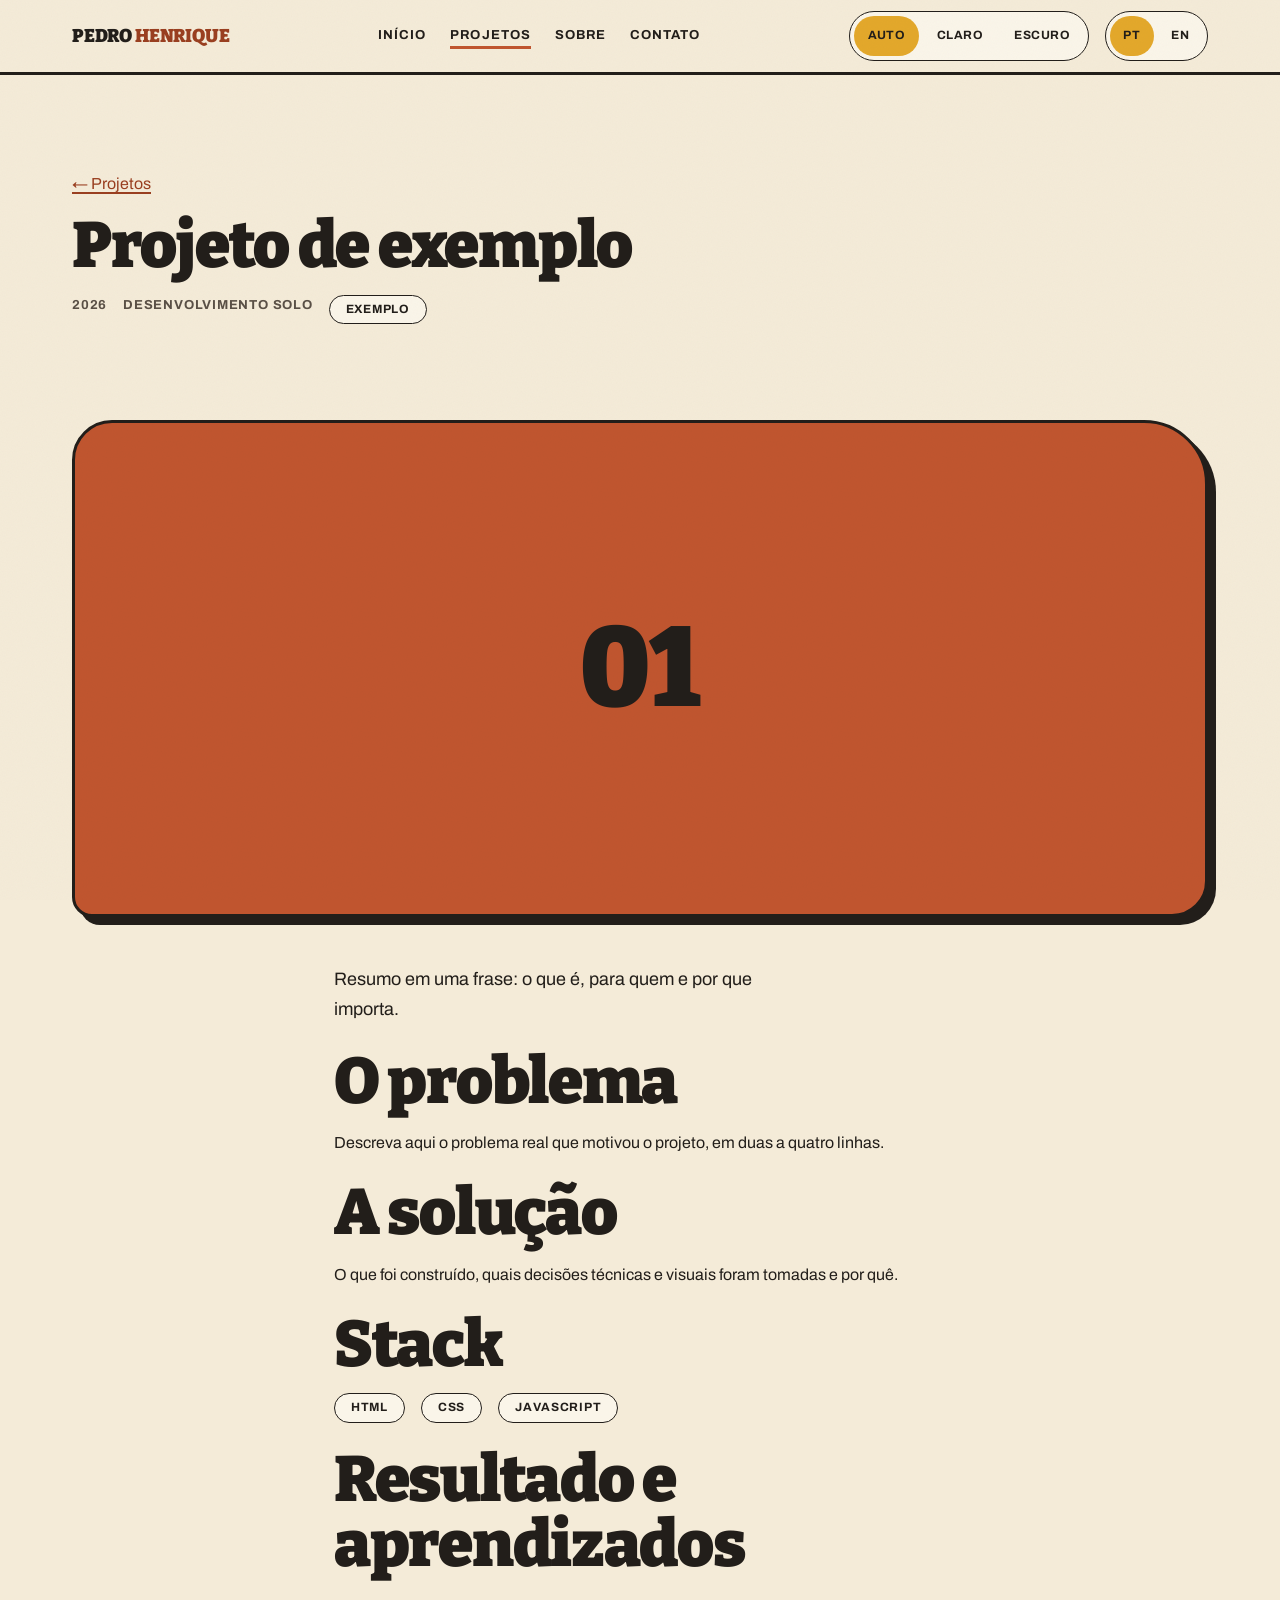
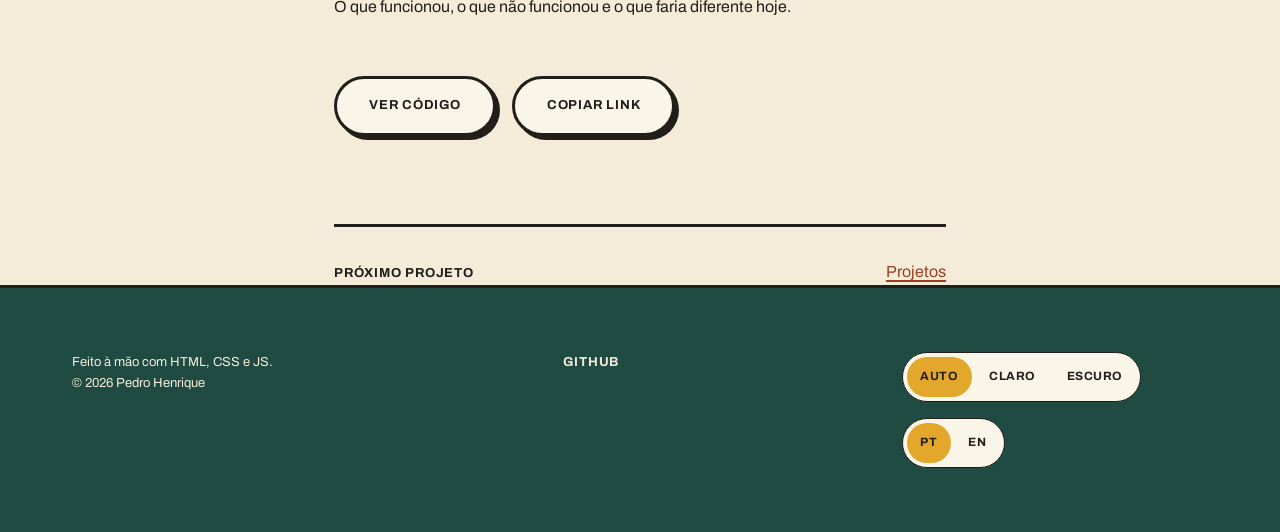
<file: projetos/exemplo.html>
<!DOCTYPE html>
<html lang="pt-BR" data-theme="light">
<head>
  <meta charset="utf-8">
  <meta name="viewport" content="width=device-width, initial-scale=1">
  <script>
  (function () {
    try {
      var s = localStorage.getItem('tema') || 'auto';
      var d = window.matchMedia('(prefers-color-scheme: dark)').matches;
      var t = s === 'escuro' ? 'dark' : s === 'claro' ? 'light' : (d ? 'dark' : 'light');
      document.documentElement.dataset.theme = t;
      document.documentElement.style.colorScheme = t;
    } catch (e) {}
  })();
  </script>
  <title>Projeto de exemplo — Pedro Henrique</title>
  <meta name="description" content="Estudo de caso de um projeto full stack.">
  <meta name="robots" content="noindex">
  <meta name="theme-color" content="#F4EBD8">
  <link rel="icon" href="../assets/favicon.svg" type="image/svg+xml">
  <link rel="preconnect" href="https://fonts.googleapis.com">
  <link rel="preconnect" href="https://fonts.gstatic.com" crossorigin>
  <link rel="stylesheet" href="https://fonts.googleapis.com/css2?family=Archivo:wght@400;500;700&family=Bitter:wght@700;900&display=swap">
  <link rel="stylesheet" href="../assets/css/tokens.css">
  <link rel="stylesheet" href="../assets/css/base.css">
  <link rel="stylesheet" href="../assets/css/layout.css">
  <link rel="stylesheet" href="../assets/css/components.css">
  <link rel="stylesheet" href="../assets/css/print.css" media="print">
</head>
<body data-pagina="projeto">
  <a class="skip-link" href="#conteudo" data-i18n="ui.pular">Pular para o conteúdo</a>
  <div class="grao" aria-hidden="true"></div>
  <div class="progresso" id="progresso" aria-hidden="true"></div>

  <header class="site-header">
    <div class="site-header__inner u-container">
      <a class="logo" href="../index.html">Pedro <span>Henrique</span></a>
      <nav class="nav" aria-label="Principal" data-i18n-attr="aria-label:nav.rotulo">
        <a class="nav__link" href="../index.html" data-i18n="nav.inicio">Início</a>
        <a class="nav__link" href="../projetos.html" aria-current="page" data-i18n="nav.projetos">Projetos</a>
        <a class="nav__link" href="../sobre.html" data-i18n="nav.sobre">Sobre</a>
        <a class="nav__link" href="../contato.html" data-i18n="nav.contato">Contato</a>
      </nav>
      <div class="controles">
        <div class="tema" role="group" aria-label="Tema" data-i18n-attr="aria-label:tema.rotulo">
          <button type="button" class="tema__btn" data-tema="auto" aria-pressed="true" data-i18n="tema.auto">Auto</button>
          <button type="button" class="tema__btn" data-tema="claro" aria-pressed="false" data-i18n="tema.claro">Claro</button>
          <button type="button" class="tema__btn" data-tema="escuro" aria-pressed="false" data-i18n="tema.escuro">Escuro</button>
        </div>
        <div class="idioma" role="group" aria-label="Idioma" data-i18n-attr="aria-label:idioma.rotulo">
          <a class="idioma__btn" href="?lang=pt" data-idioma="pt" aria-current="true">PT</a>
          <a class="idioma__btn" href="?lang=en" data-idioma="en" aria-current="false">EN</a>
        </div>
        <button class="menu-btn" id="menu-btn" aria-expanded="false" aria-controls="menu-painel" data-i18n="ui.menu">Menu</button>
      </div>
    </div>
  </header>

  <nav class="menu-painel" id="menu-painel" hidden aria-label="Principal" data-i18n-attr="aria-label:nav.rotulo">
    <div class="menu-painel__nav">
      <a href="../index.html" data-i18n="nav.inicio">Início</a>
      <a href="../projetos.html" aria-current="page" data-i18n="nav.projetos">Projetos</a>
      <a href="../sobre.html" data-i18n="nav.sobre">Sobre</a>
      <a href="../contato.html" data-i18n="nav.contato">Contato</a>
    </div>
    <div class="menu-painel__controles">
      <div class="tema" role="group" aria-label="Tema" data-i18n-attr="aria-label:tema.rotulo">
        <button type="button" class="tema__btn" data-tema="auto" aria-pressed="true" data-i18n="tema.auto">Auto</button>
        <button type="button" class="tema__btn" data-tema="claro" aria-pressed="false" data-i18n="tema.claro">Claro</button>
        <button type="button" class="tema__btn" data-tema="escuro" aria-pressed="false" data-i18n="tema.escuro">Escuro</button>
      </div>
      <div class="idioma" role="group" aria-label="Idioma" data-i18n-attr="aria-label:idioma.rotulo">
        <a class="idioma__btn" href="?lang=pt" data-idioma="pt" aria-current="true">PT</a>
        <a class="idioma__btn" href="?lang=en" data-idioma="en" aria-current="false">EN</a>
      </div>
    </div>
  </nav>

  <main id="conteudo">
    <div class="u-container">
      <div class="projeto__cabecalho">
        <p><a href="../projetos.html">← <span data-i18n="projeto.voltar">Projetos</span></a></p>
        <h1>Projeto de exemplo</h1>
        <div class="projeto__meta">
          <span>2026</span>
          <!-- TODO: Pedro — função exercida -->
          <span>Desenvolvimento solo</span>
          <span class="tag">exemplo</span>
        </div>
      </div>

      <div class="projeto__capa" aria-hidden="true"><span>01</span></div>

      <div class="leitura" style="margin-inline: auto">
        <p class="hero__frase">Resumo em uma frase: o que é, para quem e por que importa. <!-- TODO: Pedro --></p>

        <div class="bloco">
          <h2 data-i18n="projeto.problema">O problema</h2>
          <!-- TODO: Pedro -->
          <p>Descreva aqui o problema real que motivou o projeto, em duas a quatro linhas.</p>
        </div>

        <div class="bloco">
          <h2 data-i18n="projeto.solucao">A solução</h2>
          <!-- TODO: Pedro -->
          <p>O que foi construído, quais decisões técnicas e visuais foram tomadas e por quê.</p>
        </div>

        <div class="bloco">
          <h2 data-i18n="projeto.stack">Stack</h2>
          <div class="pilha">
            <span class="tag">HTML</span>
            <span class="tag">CSS</span>
            <span class="tag">JavaScript</span>
          </div>
        </div>

        <div class="bloco">
          <h2 data-i18n="projeto.resultado">Resultado e aprendizados</h2>
          <!-- TODO: Pedro -->
          <p>O que funcionou, o que não funcionou e o que faria diferente hoje.</p>
        </div>

        <div class="projeto__acoes">
          <!-- TODO: Pedro — link do repositório -->
          <a class="btn btn--secundario" href="https://github.com/GrandoPh" target="_blank" rel="noopener noreferrer" data-i18n="projeto.repo">Ver código</a>
          <button class="btn btn--secundario" type="button"
                  data-copiar="https://grandoph.github.io/Pagina-Pessoal/projetos/exemplo.html"
                  data-mensagem="Link copiado"
                  data-aviso="aviso-copia"
                  data-i18n="projeto.copiar">Copiar link</button>
          <span class="aviso" id="aviso-copia" role="status" aria-live="polite"></span>
        </div>

        <div class="proximo">
          <span class="u-micro" data-i18n="projeto.proximo">Próximo projeto</span>
          <a href="../projetos.html" data-i18n="projeto.voltar">Projetos</a>
        </div>
      </div>
    </div>
  </main>

  <footer class="site-footer">
    <div class="footer__inner u-container">
      <div>
        <p class="footer__credito" data-i18n="rodape.credito">Feito à mão com HTML, CSS e JS.</p>
        <p class="footer__credito">© 2026 Pedro Henrique</p>
      </div>
      <ul class="footer__links">
        <li><a href="https://github.com/GrandoPh" target="_blank" rel="noopener noreferrer">GitHub<span class="u-visually-hidden" data-i18n="ui.novaAba"> (abre em nova aba)</span></a></li>
      </ul>
      <div class="controles">
        <div class="tema" role="group" aria-label="Tema" data-i18n-attr="aria-label:tema.rotulo">
          <button type="button" class="tema__btn" data-tema="auto" aria-pressed="true" data-i18n="tema.auto">Auto</button>
          <button type="button" class="tema__btn" data-tema="claro" aria-pressed="false" data-i18n="tema.claro">Claro</button>
          <button type="button" class="tema__btn" data-tema="escuro" aria-pressed="false" data-i18n="tema.escuro">Escuro</button>
        </div>
        <div class="idioma" role="group" aria-label="Idioma" data-i18n-attr="aria-label:idioma.rotulo">
          <a class="idioma__btn" href="?lang=pt" data-idioma="pt" aria-current="true">PT</a>
          <a class="idioma__btn" href="?lang=en" data-idioma="en" aria-current="false">EN</a>
        </div>
      </div>
    </div>
  </footer>

  <button class="topo" id="topo" hidden aria-label="Voltar ao topo" data-i18n-attr="aria-label:ui.voltarTopo">↑</button>

  <script type="module" src="../assets/js/theme.js"></script>
  <script type="module" src="../assets/js/i18n.js"></script>
  <script type="module" src="../assets/js/nav.js"></script>
  <script type="module" src="../assets/js/motion.js"></script>
  <script type="module" src="../assets/js/ui.js"></script>
</body>
</html>
</file>
<file: assets/css/tokens.css>
/* ---------- Tokens ---------- */
:root {
  /* cor */
  --cor-fundo: #F4EBD8;
  --cor-superficie: #FAF5E9;
  --cor-faixa: #E7DCC4;
  --cor-texto: #221E1A;
  --cor-texto-suave: #5A5046;
  --cor-borda: #221E1A;
  --cor-sombra: #221E1A;
  --cor-acento: #C0552F;
  --cor-acento-forte: #A8431F;
  --cor-acento-texto: #F4EBD8;
  --cor-link: #9A3F20;
  --cor-destaque: #E3A82B;
  --cor-destaque-texto: #221E1A;
  --cor-painel: #1F4B43;
  --cor-painel-texto: #F4EBD8;
  --cor-oliva: #7A7F52;
  --cor-oliva-texto: #5F6440;
  --cor-erro: #8C2F1E;

  /* tipografia */
  --fonte-display: "Bitter", Georgia, "Times New Roman", serif;
  --fonte-texto: "Archivo", system-ui, -apple-system, "Segoe UI", sans-serif;
  --texto-xs: 0.8125rem;
  --texto-md: 1rem;
  --texto-lg: 1.125rem;
  --texto-titulo: clamp(1.5rem, 3vw, 2rem);
  --texto-display-l: clamp(2.25rem, 5.5vw, 4rem);
  --texto-display-xl: clamp(3rem, 9vw, 7.5rem);

  /* espaço */
  --e-1: .25rem; --e-2: .5rem; --e-3: 1rem; --e-4: 1.5rem;
  --e-5: 2rem; --e-6: 3rem; --e-7: 4rem; --e-8: 6rem; --e-9: 8rem;
  --secao: clamp(3rem, 8vw, 6rem);

  /* forma */
  --borda-forte: 3px solid var(--cor-borda);
  --borda-fina: 1.5px solid var(--cor-borda);
  --sombra-dura: 8px 8px 0 var(--cor-sombra);
  --sombra-dura-sm: 4px 4px 0 var(--cor-sombra);
  --raio-sm: .75rem;
  --raio-md: 1.5rem;
  --raio-lg: 2.25rem;
  --raio-pill: 999px;
  --raio-organico: 2.5rem 4rem 2.25rem 1.25rem;
  --raio-blob: 48% 52% 45% 55% / 52% 44% 56% 48%;

  /* movimento */
  --t-rapida: 150ms;
  --t-media: 250ms;
  --t-entrada: 500ms;
  --curva: cubic-bezier(.2, .8, .2, 1);

  /* layout */
  --container: 76rem;
  --gutter: clamp(1rem, 4vw, 2.5rem);
}

[data-theme="dark"] {
  --cor-fundo: #17140F;
  --cor-superficie: #221E1A;
  --cor-faixa: #1E1A15;
  --cor-texto: #F4EBD8;
  --cor-texto-suave: #C9BFA9;
  --cor-borda: #F4EBD8;
  --cor-sombra: #000000;
  --cor-acento: #E07A52;
  --cor-acento-forte: #E07A52;
  --cor-acento-texto: #17140F;
  --cor-link: #E07A52;
  --cor-destaque: #F2B93C;
  --cor-destaque-texto: #17140F;
  --cor-painel: #2B2620;
  --cor-painel-texto: #F4EBD8;
  --cor-oliva: #9AA36B;
  --cor-oliva-texto: #A8B070;
  --cor-erro: #F09A84;
}
</file>
<file: assets/css/base.css>
/* ---------- Reset e base ---------- */
*,
*::before,
*::after { box-sizing: border-box; }

* { margin: 0; }

html {
  -webkit-text-size-adjust: 100%;
  scroll-behavior: smooth;
}

body {
  min-height: 100vh;
  background: var(--cor-fundo);
  color: var(--cor-texto);
  font-family: var(--fonte-texto);
  font-size: var(--texto-md);
  line-height: 1.65;
  transition: background-color var(--t-media) var(--curva),
              color var(--t-media) var(--curva);
}

img,
svg,
video {
  display: block;
  max-width: 100%;
  height: auto;
}

h1,
h2,
h3,
h4 {
  font-family: var(--fonte-display);
  font-weight: 900;
  letter-spacing: -0.02em;
  line-height: 1.02;
  text-wrap: balance;
}

h1 { font-size: var(--texto-display-l); }
h2 { font-size: var(--texto-display-l); }
h3 { font-size: var(--texto-titulo); }

p { max-width: 68ch; }

ul { list-style: none; padding: 0; }

a {
  color: var(--cor-link);
  text-decoration-thickness: 2px;
  text-underline-offset: 3px;
}

a:hover { text-decoration-thickness: 3px; }

strong { font-weight: 700; }

button {
  font: inherit;
  color: inherit;
  background: none;
  border: 0;
  padding: 0;
  cursor: pointer;
}

:focus-visible {
  outline: 3px solid var(--cor-destaque);
  outline-offset: 3px;
}

::selection {
  background: var(--cor-destaque);
  color: var(--cor-destaque-texto);
}

/* ---------- Utilitários ---------- */
.u-container {
  width: 100%;
  max-width: var(--container);
  margin-inline: auto;
  padding-inline: var(--gutter);
}

.u-display {
  font-size: var(--texto-display-xl);
  line-height: 0.92;
  text-transform: uppercase;
}

.u-micro {
  font-size: var(--texto-xs);
  letter-spacing: 0.06em;
  text-transform: uppercase;
  font-weight: 700;
}

.u-suave { color: var(--cor-texto-suave); }

.u-vazio {
  border: var(--borda-fina);
  border-style: dashed;
  border-radius: var(--raio-lg);
  padding: var(--e-5);
  background: var(--cor-superficie);
}

/* O atributo hidden precisa vencer os display explícitos dos componentes */
[hidden] { display: none !important; }

.u-visually-hidden {
  position: absolute;
  width: 1px;
  height: 1px;
  padding: 0;
  overflow: hidden;
  clip: rect(0 0 0 0);
  clip-path: inset(50%);
  white-space: nowrap;
  border: 0;
}

.skip-link {
  position: fixed;
  top: var(--e-3);
  left: var(--e-3);
  z-index: 400;
  transform: translateY(-200%);
  padding: var(--e-2) var(--e-4);
  background: var(--cor-destaque);
  color: var(--cor-destaque-texto);
  border: var(--borda-forte);
  font-weight: 700;
  text-decoration: none;
}

.skip-link:focus { transform: none; }

/* ---------- Grão ---------- */
.grao {
  position: fixed;
  inset: 0;
  z-index: 9999;
  pointer-events: none;
  opacity: 0.06;
  mix-blend-mode: multiply;
  background-image: url("data:image/svg+xml,%3Csvg xmlns='http://www.w3.org/2000/svg' width='120' height='120'%3E%3Cfilter id='n'%3E%3CfeTurbulence type='fractalNoise' baseFrequency='.8' numOctaves='2'/%3E%3C/filter%3E%3Crect width='120' height='120' filter='url(%23n)' opacity='.55'/%3E%3C/svg%3E");
}

/* ---------- Reveal ---------- */
[data-reveal] {
  opacity: 0;
  transform: translateY(24px);
  transition: opacity var(--t-entrada) var(--curva),
              transform var(--t-entrada) var(--curva);
}

[data-reveal].is-visible {
  opacity: 1;
  transform: none;
}

/* ---------- Transição entre páginas ---------- */
/* Nativo (Chromium/Safari): crossfade curto entre documentos.
   Navegadores sem suporte simplesmente navegam direto. */
@view-transition {
  navigation: auto;
}

::view-transition-old(root) {
  animation: pagina-sai 220ms var(--curva) both;
}

::view-transition-new(root) {
  animation: pagina-entra 320ms var(--curva) both;
}

@keyframes pagina-sai {
  to { opacity: 0; }
}

@keyframes pagina-entra {
  from { opacity: 0; }
}

/* ---------- Movimento reduzido ---------- */
@media (prefers-reduced-motion: reduce) {
  *,
  *::before,
  *::after {
    animation: none !important;
    transition-duration: 0.01ms !important;
    scroll-behavior: auto !important;
  }

  [data-reveal] {
    opacity: 1 !important;
    transform: none !important;
  }

  @view-transition { navigation: none; }

  ::view-transition-old(root),
  ::view-transition-new(root) {
    animation: none !important;
  }
}
</file>
<file: assets/css/layout.css>
/* ---------- Seções ---------- */
.secao {
  padding-block: var(--secao);
}

.secao--faixa {
  background: var(--cor-faixa);
  border-block: var(--borda-fina);
}

.secao--painel {
  background: var(--cor-painel);
  color: var(--cor-painel-texto);
}

.secao--painel a { color: var(--cor-painel-texto); }

.secao__topo {
  display: flex;
  flex-wrap: wrap;
  gap: var(--e-3);
  align-items: baseline;
  justify-content: space-between;
  margin-bottom: var(--e-5);
}

/* ---------- Header ---------- */
.site-header {
  position: sticky;
  top: 0;
  z-index: 100;
  background: var(--cor-fundo);
  border-bottom: var(--borda-forte);
  transition: box-shadow var(--t-rapida) var(--curva),
              background-color var(--t-media) var(--curva);
}

.site-header.is-scrolled {
  box-shadow: 0 4px 0 var(--cor-sombra);
}

.site-header__inner {
  display: flex;
  align-items: center;
  justify-content: space-between;
  gap: var(--e-4);
  min-height: 4.5rem;
}

.logo {
  font-family: var(--fonte-display);
  font-weight: 900;
  font-size: 1.15rem;
  letter-spacing: -0.01em;
  text-transform: uppercase;
  text-decoration: none;
  color: var(--cor-texto);
  line-height: 1;
}

.logo span { color: var(--cor-link); }

.nav { display: none; }

.controles {
  display: flex;
  align-items: center;
  gap: var(--e-3);
}

/* No mobile os controles vivem no painel do menu */
.site-header .controles .tema,
.site-header .controles .idioma {
  display: none;
}

/* ---------- Menu mobile ---------- */
.menu-btn {
  display: inline-flex;
  align-items: center;
  min-height: 44px;
  padding-inline: var(--e-4);
  border: var(--borda-forte);
  border-radius: var(--raio-pill);
  background: var(--cor-destaque);
  color: var(--cor-destaque-texto);
  font-weight: 700;
  font-size: var(--texto-xs);
  letter-spacing: 0.06em;
  text-transform: uppercase;
}

.menu-painel {
  position: fixed;
  inset: 0;
  z-index: 200;
  display: grid;
  place-content: center;
  gap: var(--e-5);
  padding: var(--e-6) var(--e-4);
  background: var(--cor-fundo);
  border-bottom: var(--borda-forte);
}

.menu-painel[hidden] { display: none; }

.menu-painel__nav {
  display: grid;
  gap: var(--e-2);
  text-align: center;
}

.menu-painel__nav a {
  font-family: var(--fonte-display);
  font-weight: 900;
  font-size: clamp(1.75rem, 8vw, 2.75rem);
  color: var(--cor-texto);
  text-decoration: none;
}

.menu-painel__nav a[aria-current="page"] { color: var(--cor-acento); }

.menu-painel__controles {
  display: flex;
  flex-wrap: wrap;
  gap: var(--e-3);
  justify-content: center;
}

body.menu-aberto { overflow: hidden; }

/* ---------- Hero ---------- */
.hero { padding-block: var(--secao); }

.hero__inner {
  display: grid;
  gap: var(--e-6);
}

.hero__texto {
  display: grid;
  gap: var(--e-4);
  align-content: start;
}

/* Entrada escalonada do hero — só quando o movimento é permitido */
@media (prefers-reduced-motion: no-preference) {
  .hero__texto > * {
    animation: hero-entra 500ms var(--curva) backwards;
  }

  .hero__texto > *:nth-child(2) { animation-delay: 60ms; }
  .hero__texto > *:nth-child(3) { animation-delay: 120ms; }
  .hero__texto > *:nth-child(4) { animation-delay: 180ms; }
  .hero__texto > *:nth-child(5) { animation-delay: 240ms; }

  .hero__texto > .selo { animation-name: hero-entra-selo; }

  .hero__bloco {
    animation: hero-bloco 600ms var(--curva) 160ms backwards;
  }
}

@keyframes hero-entra {
  from { opacity: 0; transform: translateY(18px); }
  to { opacity: 1; transform: none; }
}

@keyframes hero-entra-selo {
  from { opacity: 0; transform: translateY(18px) rotate(-3deg); }
  to { opacity: 1; transform: rotate(-3deg); }
}

@keyframes hero-bloco {
  from { opacity: 0; transform: translateY(22px) rotate(1.5deg); }
  to { opacity: 1; transform: none; }
}

.hero__cargo { color: var(--cor-texto-suave); }

.hero__frase {
  font-size: var(--texto-lg);
  max-width: 46ch;
}

.hero__acoes {
  display: flex;
  flex-wrap: wrap;
  gap: var(--e-3);
  margin-top: var(--e-2);
}

.hero__bloco {
  display: none;
  position: relative;
  min-height: 22rem;
  background: var(--cor-acento);
  border: var(--borda-forte);
  border-radius: var(--raio-organico);
  box-shadow: var(--sombra-dura);
  overflow: hidden;
}

.hero__numero {
  position: absolute;
  inset: auto -0.5rem -0.9rem auto;
  font-family: var(--fonte-display);
  font-weight: 900;
  font-size: clamp(6rem, 14vw, 11rem);
  line-height: 0.8;
  color: var(--cor-destaque);
  opacity: 0.9;
}

.hero__linhas {
  position: absolute;
  inset: 0;
  background-image: repeating-linear-gradient(
    90deg,
    transparent 0 26px,
    var(--cor-borda) 26px 28px
  );
  opacity: 0.25;
  pointer-events: none;
}

/* ---------- Grid ---------- */
.grid {
  display: grid;
  gap: var(--e-4);
}

.grid--projetos { grid-template-columns: 1fr; }

/* ---------- Manifesto ---------- */
.manifesto {
  display: grid;
  gap: var(--e-4);
  margin-top: var(--e-4);
  list-style: none;
  counter-reset: passo;
  padding: 0;
}

.manifesto li {
  counter-increment: passo;
  font-family: var(--fonte-display);
  font-weight: 700;
  font-size: clamp(1.25rem, 2.6vw, 1.9rem);
  line-height: 1.15;
  padding-left: var(--e-5);
  border-left: 6px solid var(--cor-destaque);
  max-width: 34ch;
}

.manifesto li::before {
  content: "0" counter(passo);
  display: block;
  font-family: var(--fonte-texto);
  font-size: var(--texto-xs);
  font-weight: 700;
  letter-spacing: 0.08em;
  color: var(--cor-destaque);
  margin-bottom: var(--e-2);
}

/* ---------- Leitura ---------- */
.leitura {
  max-width: 68ch;
  display: grid;
  gap: var(--e-4);
}

.bloco {
  display: grid;
  gap: var(--e-3);
}

/* ---------- Footer ---------- */
.site-footer {
  background: var(--cor-painel);
  color: var(--cor-painel-texto);
  border-top: var(--borda-forte);
  padding-block: var(--e-7);
}

.site-footer a { color: var(--cor-painel-texto); }

.footer__inner {
  display: grid;
  gap: var(--e-5);
}

.footer__links {
  display: flex;
  flex-wrap: wrap;
  gap: var(--e-2) var(--e-4);
  font-size: var(--texto-xs);
  letter-spacing: 0.06em;
  text-transform: uppercase;
  font-weight: 700;
}

.footer__links a { text-decoration: none; }
.footer__links a:hover { text-decoration: underline; }

.footer__credito {
  font-size: var(--texto-xs);
  max-width: 40ch;
}

.site-footer .controles {
  flex-wrap: wrap;
  align-content: start;
}

/* ---------- Linha do tempo ---------- */
.linha-tempo {
  display: grid;
  gap: var(--e-4);
  border-left: var(--borda-forte);
  padding-left: var(--e-4);
  max-width: 60ch;
}

.linha-tempo li {
  position: relative;
}

.linha-tempo li::before {
  content: "";
  position: absolute;
  left: calc(-1 * var(--e-4) - 9px);
  top: 0.65em;
  width: 14px;
  height: 14px;
  background: var(--cor-destaque);
  border: var(--borda-fina);
}

/* ---------- Breakpoints ---------- */
@media (min-width: 40rem) {
  .grid--projetos { grid-template-columns: repeat(2, 1fr); }
  .footer__inner { grid-template-columns: 2fr 1fr; align-items: start; }
}

@media (min-width: 64rem) {
  .nav {
    display: flex;
    gap: var(--e-4);
  }

  .site-header .controles .tema,
  .site-header .controles .idioma {
    display: inline-flex;
  }

  .menu-btn { display: none; }

  .grid--projetos { grid-template-columns: repeat(3, 1fr); }

  .hero__inner {
    grid-template-columns: 7fr 5fr;
    align-items: end;
  }

  .hero__bloco { display: block; }

  .footer__inner { grid-template-columns: 3fr 2fr 2fr; }
}

@media (min-width: 80rem) {
  .hero__bloco { min-height: 26rem; }
}
</file>
<file: assets/css/components.css>
/* ---------- Botões ---------- */
.btn {
  display: inline-flex;
  align-items: center;
  justify-content: center;
  gap: var(--e-2);
  min-height: 44px;
  padding: var(--e-3) var(--e-5);
  background: var(--cor-acento-forte);
  color: var(--cor-acento-texto);
  border: var(--borda-forte);
  border-radius: var(--raio-pill);
  font-family: var(--fonte-texto);
  font-weight: 700;
  font-size: var(--texto-xs);
  letter-spacing: 0.06em;
  text-transform: uppercase;
  text-decoration: none;
  box-shadow: var(--sombra-dura-sm);
  transition: transform var(--t-rapida) var(--curva),
              box-shadow var(--t-rapida) var(--curva),
              background-color var(--t-media) var(--curva),
              color var(--t-media) var(--curva);
}

.btn:hover {
  transform: translate(-2px, -2px);
  box-shadow: var(--sombra-dura);
}

.btn:active {
  transform: translate(2px, 2px);
  box-shadow: none;
}

.btn--secundario {
  background: var(--cor-superficie);
  color: var(--cor-texto);
}

/* ---------- Navegação ---------- */
.nav__link {
  position: relative;
  display: inline-flex;
  align-items: center;
  min-height: 44px;
  font-size: var(--texto-xs);
  letter-spacing: 0.08em;
  text-transform: uppercase;
  font-weight: 700;
  text-decoration: none;
  color: var(--cor-texto);
}

.nav__link::after {
  content: "";
  position: absolute;
  left: 0;
  right: 0;
  bottom: 0.55rem;
  height: 3px;
  background: var(--cor-acento);
  transform: scaleX(0);
  transform-origin: left center;
  transition: transform var(--t-rapida) var(--curva);
}

.nav__link:hover::after,
.nav__link:focus-visible::after,
.nav__link[aria-current="page"]::after {
  transform: scaleX(1);
}

/* ---------- Selo ---------- */
.selo {
  display: inline-block;
  padding: var(--e-1) var(--e-3);
  background: var(--cor-destaque);
  color: var(--cor-destaque-texto);
  border: var(--borda-forte);
  border-radius: var(--raio-pill);
  font-size: var(--texto-xs);
  letter-spacing: 0.06em;
  text-transform: uppercase;
  font-weight: 700;
  transform: rotate(-3deg);
  box-shadow: var(--sombra-dura-sm);
  justify-self: start;
  transition: transform var(--t-rapida) var(--curva);
}

.selo:hover { transform: rotate(2deg); }

/* ---------- Card ---------- */
.card {
  display: flex;
  flex-direction: column;
  background: var(--cor-superficie);
  border: var(--borda-forte);
  border-radius: var(--raio-lg);
  box-shadow: var(--sombra-dura-sm);
  overflow: hidden;
  transition: transform var(--t-rapida) var(--curva),
              box-shadow var(--t-rapida) var(--curva);
}

/* Só levanta o card quando ele inteiro é um link (projetos).
   Cards de conteúdo, como o do contato, ficam parados. */
.card--link:hover {
  transform: translate(-2px, -2px);
  box-shadow: var(--sombra-dura);
}

.card__link {
  display: flex;
  flex-direction: column;
  height: 100%;
  color: var(--cor-texto);
  text-decoration: none;
}

.card__capa {
  position: relative;
  aspect-ratio: 16 / 10;
  display: grid;
  place-items: center;
  background: var(--cor-destaque);
  border-bottom: var(--borda-forte);
  overflow: hidden;
}

.card__capa::after {
  content: "";
  position: absolute;
  inset: 12px;
  border: var(--borda-fina);
  border-radius: var(--raio-md);
  opacity: 0.45;
}

.card__numero {
  font-family: var(--fonte-display);
  font-weight: 900;
  font-size: clamp(3rem, 9vw, 4.5rem);
  line-height: 1;
  color: var(--cor-destaque-texto);
  transition: transform var(--t-media) var(--curva);
}

.card--link:hover .card__numero {
  transform: rotate(-4deg) scale(1.06);
}

.card__corpo {
  display: grid;
  gap: var(--e-2);
  padding: var(--e-4);
}

.card__titulo {
  font-family: var(--fonte-display);
  font-weight: 900;
  font-size: 1.25rem;
  line-height: 1.1;
}

.card__resumo {
  font-size: 0.9375rem;
  color: var(--cor-texto-suave);
  max-width: none;
}

.card__meta {
  display: flex;
  flex-wrap: wrap;
  gap: var(--e-2);
  align-items: center;
  margin-top: var(--e-2);
}

.card__seta {
  margin-left: auto;
  font-weight: 700;
  color: var(--cor-acento);
  transition: transform var(--t-rapida) var(--curva);
}

.card--link:hover .card__seta {
  transform: translateX(4px);
}

/* ---------- Tag ---------- */
.tag {
  display: inline-flex;
  align-items: center;
  padding: var(--e-1) var(--e-3);
  border: var(--borda-fina);
  border-radius: var(--raio-pill);
  background: var(--cor-superficie);
  color: var(--cor-texto);
  font-size: 0.75rem;
  letter-spacing: 0.06em;
  text-transform: uppercase;
  font-weight: 700;
}

.tag--oliva {
  background: var(--cor-oliva);
  color: var(--cor-oliva-texto);
  border-color: var(--cor-oliva-texto);
}

/* ---------- Marquee ---------- */
.marquee {
  overflow: hidden;
  background: var(--cor-destaque);
  color: var(--cor-destaque-texto);
  border-block: var(--borda-forte);
  padding-block: var(--e-2);
}

.marquee__trilha {
  display: flex;
  width: max-content;
  gap: var(--e-5);
  animation: marquee 24s linear infinite;
  font-family: var(--fonte-display);
  font-weight: 900;
  font-size: clamp(1.1rem, 2.4vw, 1.6rem);
  letter-spacing: 0.02em;
  text-transform: uppercase;
  white-space: nowrap;
}

.marquee:hover .marquee__trilha { animation-play-state: paused; }

@keyframes marquee {
  to { transform: translateX(-50%); }
}

/* ---------- Controles: tema e idioma ---------- */
.tema,
.idioma {
  display: inline-flex;
  gap: 0.25rem;
  padding: 0.25rem;
  border: var(--borda-fina);
  border-radius: var(--raio-pill);
  background: var(--cor-superficie);
}

.tema__btn,
.idioma__btn {
  display: inline-flex;
  align-items: center;
  justify-content: center;
  min-height: 40px;
  min-width: 44px;
  padding-inline: 0.85rem;
  border: 0;
  border-radius: var(--raio-pill);
  font-size: 0.75rem;
  font-weight: 700;
  letter-spacing: 0.04em;
  text-transform: uppercase;
  text-decoration: none;
  color: var(--cor-texto);
  background: transparent;
  transition: background-color var(--t-rapida) var(--curva),
              color var(--t-rapida) var(--curva);
}

.tema__btn:hover,
.idioma__btn:hover {
  background: var(--cor-faixa);
}

/* No rodapé o link herda a cor do painel; os controles mantêm a cor de texto */
.site-footer .tema__btn,
.site-footer .idioma__btn {
  color: var(--cor-texto);
}

.tema__btn[aria-pressed="true"],
.idioma__btn[aria-current="true"] {
  background: var(--cor-destaque);
  color: var(--cor-destaque-texto);
}

/* A pílula ativa viaja entre as opções na troca de tema/idioma */
.site-header .tema__btn[aria-pressed="true"] {
  view-transition-name: pilula-tema;
}

.site-header .idioma__btn[aria-current="true"] {
  view-transition-name: pilula-idioma;
}

/* ---------- Filtros ---------- */
.filtros {
  display: flex;
  flex-wrap: wrap;
  gap: var(--e-2);
  align-items: center;
  margin-bottom: var(--e-5);
}

.filtro {
  min-height: 44px;
  padding-inline: var(--e-4);
  border: var(--borda-fina);
  border-radius: var(--raio-pill);
  background: var(--cor-superficie);
  font-size: 0.75rem;
  font-weight: 700;
  letter-spacing: 0.06em;
  text-transform: uppercase;
}

.filtro[aria-pressed="true"] {
  background: var(--cor-destaque);
  color: var(--cor-destaque-texto);
  border-color: var(--cor-borda);
}

.filtros__contador {
  margin-left: auto;
  font-size: var(--texto-xs);
  color: var(--cor-texto-suave);
  letter-spacing: 0.06em;
  text-transform: uppercase;
  font-weight: 700;
}

/* ---------- Progresso e topo ---------- */
.progresso {
  position: fixed;
  top: 0;
  left: 0;
  z-index: 300;
  width: 100%;
  height: 3px;
  background: var(--cor-destaque);
  transform: scaleX(0);
  transform-origin: 0 50%;
}

.topo {
  position: fixed;
  right: var(--e-4);
  bottom: var(--e-4);
  z-index: 250;
  width: 48px;
  height: 48px;
  display: grid;
  place-items: center;
  background: var(--cor-destaque);
  color: var(--cor-destaque-texto);
  border: var(--borda-forte);
  border-radius: 999px;
  font-size: 1.1rem;
  font-weight: 700;
  box-shadow: var(--sombra-dura-sm);
}

.topo[hidden] { display: none; }

/* ---------- Aviso ---------- */
.aviso {
  font-size: var(--texto-xs);
  font-weight: 700;
  letter-spacing: 0.04em;
  text-transform: uppercase;
  color: var(--cor-oliva-texto);
  min-height: 1.2em;
}

/* ---------- Página de projeto ---------- */
.projeto__cabecalho {
  display: grid;
  gap: var(--e-3);
  padding-block: var(--secao);
}

.projeto__meta {
  display: flex;
  flex-wrap: wrap;
  gap: var(--e-3);
  font-size: var(--texto-xs);
  letter-spacing: 0.06em;
  text-transform: uppercase;
  font-weight: 700;
  color: var(--cor-texto-suave);
}

.projeto__capa {
  aspect-ratio: 16 / 7;
  display: grid;
  place-items: center;
  background: var(--cor-acento);
  color: var(--cor-destaque-texto);
  border: var(--borda-forte);
  border-radius: var(--raio-organico);
  box-shadow: var(--sombra-dura);
  margin-bottom: var(--e-6);
}

.projeto__capa span {
  font-family: var(--fonte-display);
  font-weight: 900;
  font-size: clamp(3rem, 10vw, 7rem);
  line-height: 1;
}

.projeto__acoes {
  display: flex;
  flex-wrap: wrap;
  gap: var(--e-3);
  margin-top: var(--e-5);
}

.proximo {
  border-top: var(--borda-forte);
  margin-top: var(--e-7);
  padding-top: var(--e-5);
  display: flex;
  flex-wrap: wrap;
  gap: var(--e-3);
  align-items: baseline;
  justify-content: space-between;
}

/* ---------- 404 ---------- */
.erro {
  min-height: 60vh;
  display: grid;
  place-content: center;
  gap: var(--e-4);
  text-align: center;
  justify-items: center;
}

/* ---------- Styleguide ---------- */
.swatches {
  display: grid;
  grid-template-columns: repeat(auto-fill, minmax(9rem, 1fr));
  gap: var(--e-3);
}

.swatch {
  border: var(--borda-fina);
  padding: var(--e-3);
  font-size: 0.75rem;
  font-weight: 700;
  text-transform: uppercase;
  letter-spacing: 0.04em;
}

.swatch__cor {
  height: 4rem;
  border: var(--borda-fina);
  margin-bottom: var(--e-2);
}

.pilha {
  display: flex;
  flex-wrap: wrap;
  gap: var(--e-3);
  align-items: center;
}
</file>
<file: assets/css/print.css>
/* ---------- Impressão ---------- */
@media print {
  .site-header,
  .site-footer,
  .marquee,
  .topo,
  .progresso,
  .menu-btn,
  .menu-painel,
  .grao,
  .skip-link,
  .tema,
  .idioma {
    display: none !important;
  }

  body {
    background: #FFFFFF;
    color: #000000;
    font-size: 11pt;
    line-height: 1.5;
  }

  a {
    color: #000000;
    text-decoration: underline;
  }

  a[href^="http"]::after {
    content: " (" attr(href) ")";
    font-size: 9pt;
    color: #444444;
  }

  .card,
  .selo,
  .u-vazio,
  .btn {
    box-shadow: none !important;
    border-color: #000000 !important;
    background: #FFFFFF !important;
    color: #000000 !important;
    transform: none !important;
  }

  .secao { padding-block: 1.5rem; }
}
</file>
